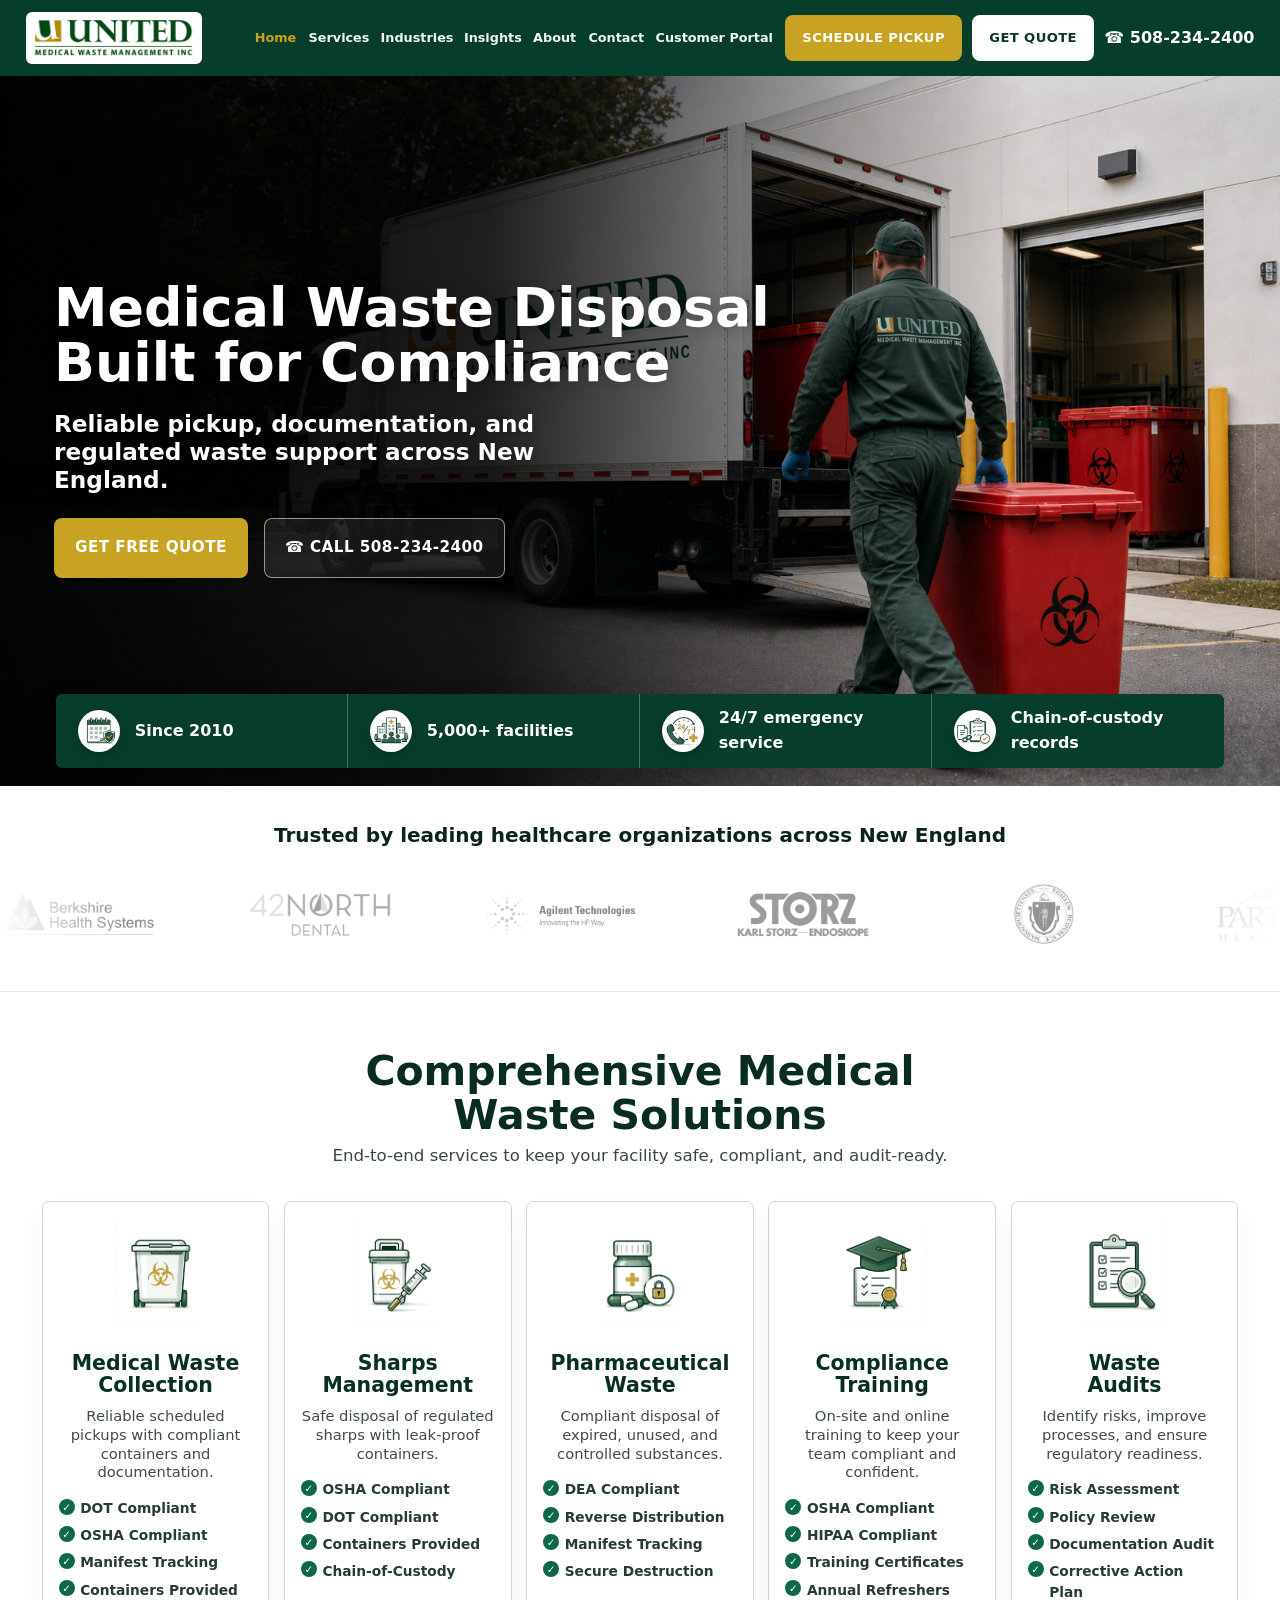
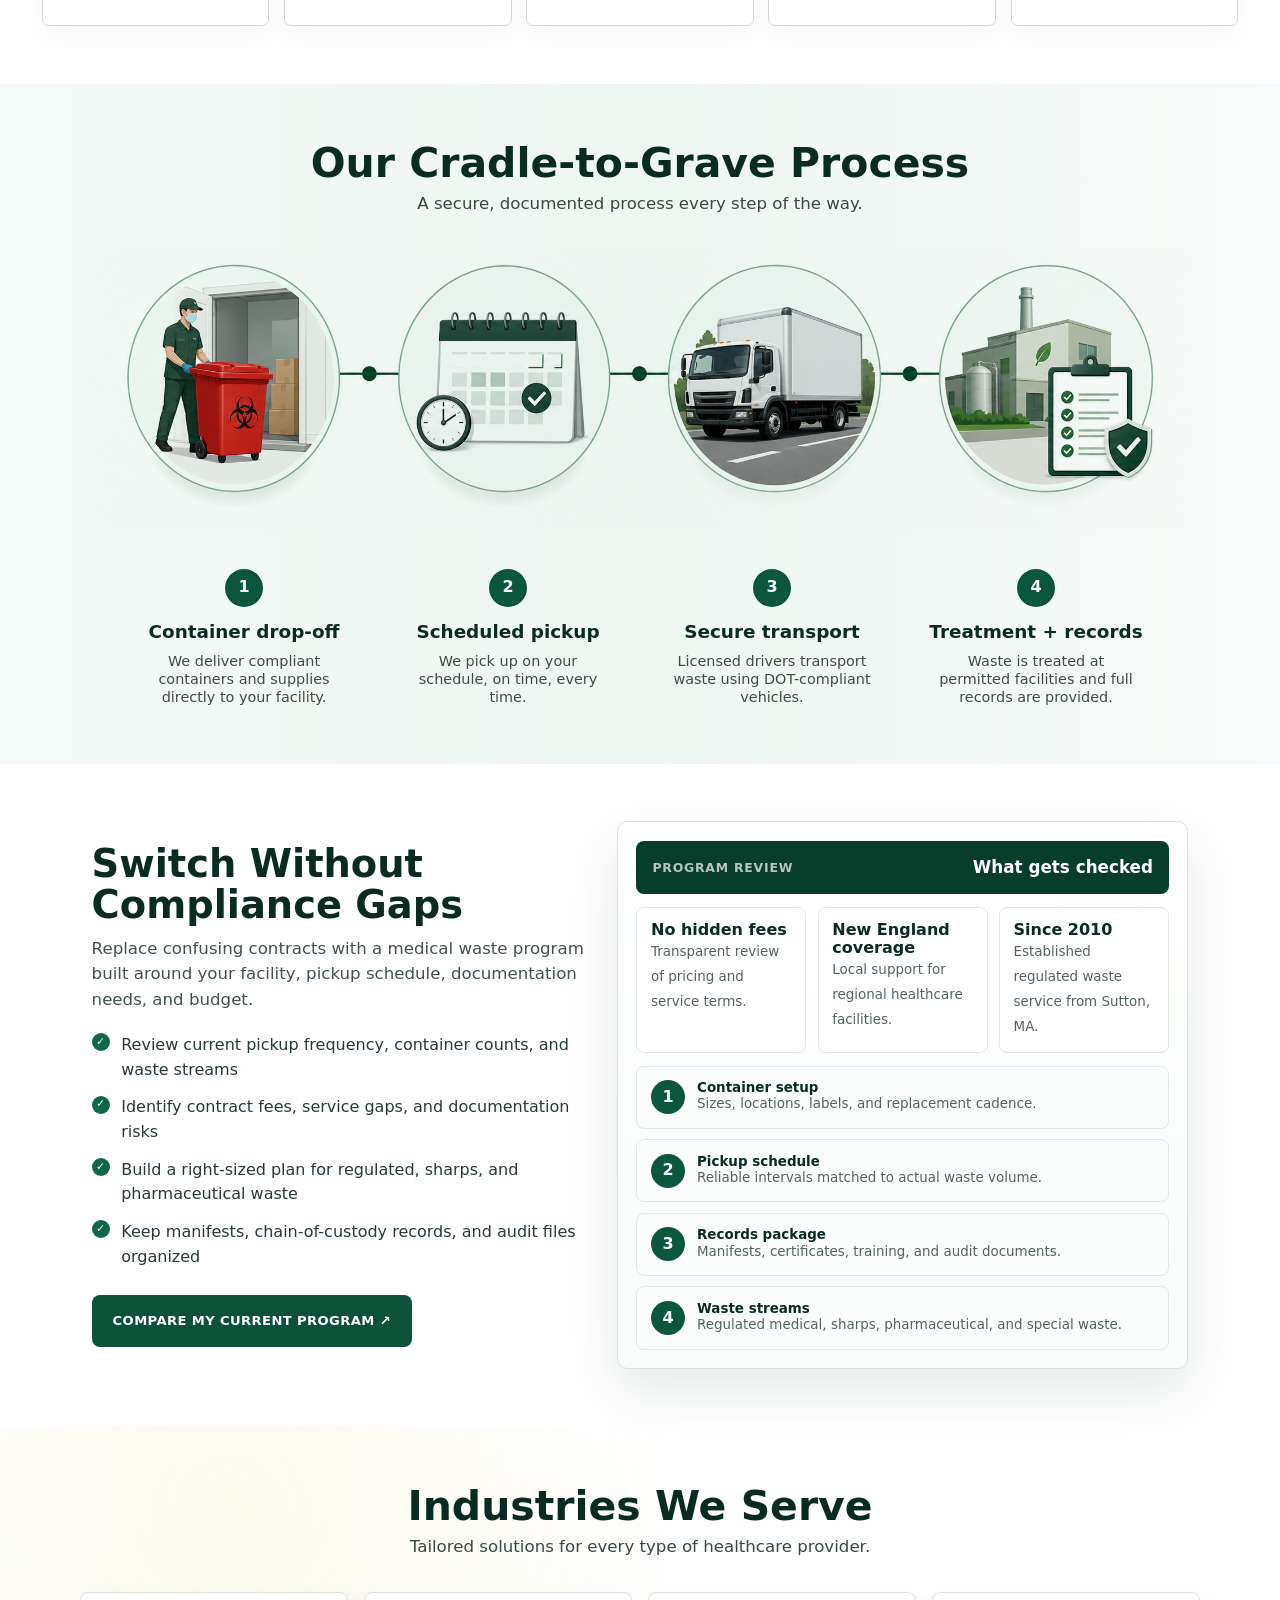
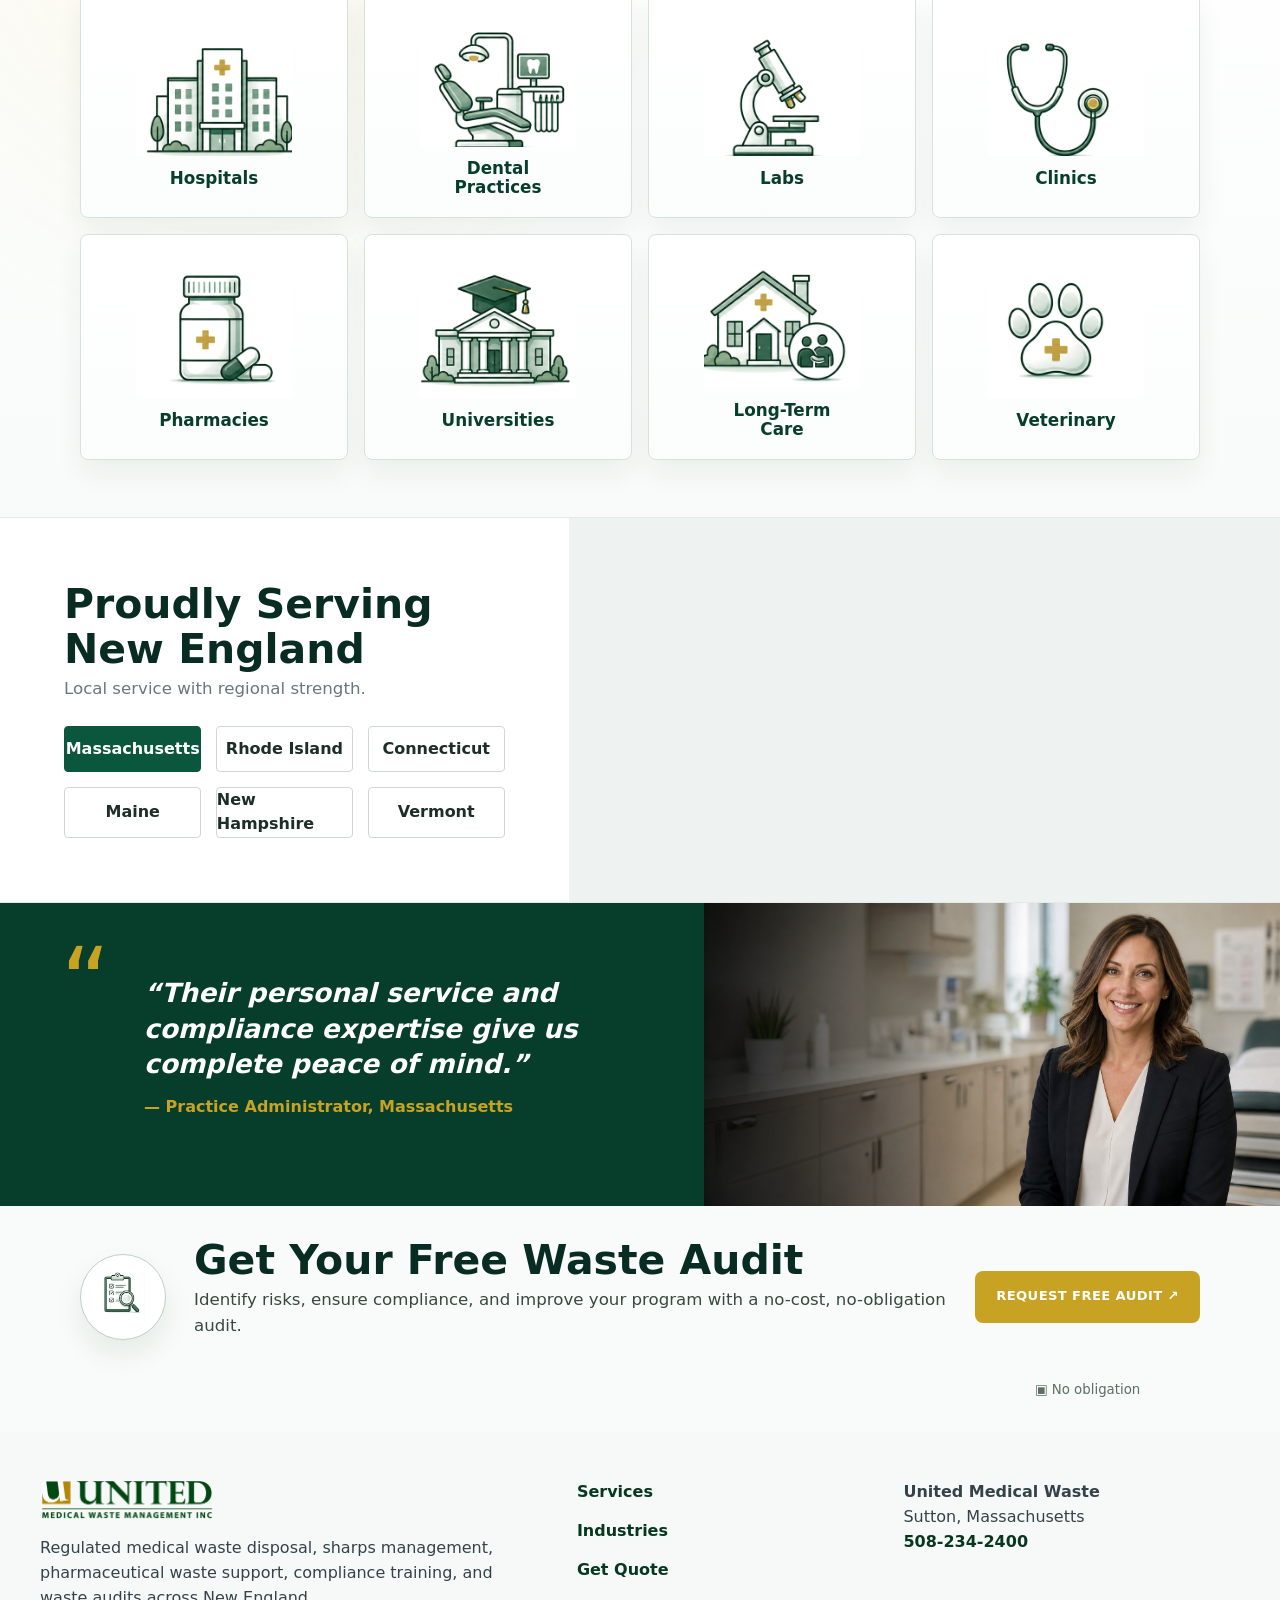
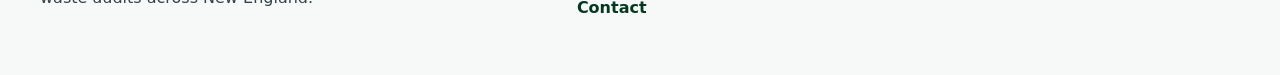
<file: index.html>
<!doctype html>
<html lang="en">
  <head>
    <meta charset="utf-8">
    <meta name="viewport" content="width=device-width, initial-scale=1">
    <title>Medical Waste Disposal Built for Compliance</title>
    <meta name="description" content="Medical waste disposal across New England with reliable pickup, documentation, sharps, pharmaceutical waste, and compliance support.">
    <link rel="icon" href="assets/images/favicon.png">
    <link rel="stylesheet" href="assets/css/styles.css">
  </head>
  <body class="concept-home">
    <a class="skip-link" href="#main">Skip to content</a>
    <header class="site-header concept-header" data-header>
      <a class="concept-brand concept-brand-original" href="./" aria-label="United Medical Waste home">
        <img src="assets/images/united-logo.png" alt="United Medical Waste" width="174" height="40">
      </a>
      <button class="nav-toggle" type="button" aria-expanded="false" aria-controls="site-nav" data-nav-toggle>
        <span></span><span></span><span></span>
        <b aria-hidden="true">Menu</b>
        <span class="sr-only">Open menu</span>
      </button>
      <nav class="site-nav" id="site-nav" data-nav>
        <a href="./" aria-current="page">Home</a>
        <a href="services/">Services</a>
        <a href="industries/">Industries</a>
        <a href="insights/">Insights</a>
        <a href="about/">About</a>
        <a href="contact/">Contact</a>
        <a href="customer-portal/">Customer Portal</a>
      </nav>
      <div class="header-actions">
        <a class="button button-primary" href="contact/">Schedule Pickup</a>
        <a class="button button-light" href="quote/">Get Quote</a>
        <a class="header-phone" href="tel:+15082342400">☎ 508-234-2400</a>
      </div>
    </header>

    <main id="main">
      <section class="concept-hero">
        <img class="concept-hero-image" src="assets/images/hero-united-logo-branded.png" alt="United Medical Waste branded service truck and uniformed worker handling a red regulated waste container at a healthcare loading area" width="1680" height="945">
        <div class="concept-hero-overlay"></div>
        <div class="concept-hero-content reveal">
          <h1><span>Medical Waste Disposal</span><span>Built for Compliance</span></h1>
          <p>Reliable pickup, documentation, and regulated waste support across New England.</p>
          <div class="hero-actions">
            <a class="button button-primary button-large" href="quote/">Get Free Quote</a>
            <a class="button button-ghost button-large" href="tel:+15082342400">☎ Call 508-234-2400</a>
          </div>
        </div>
        <dl class="concept-proof-bar" aria-label="Company proof points">
          <div>
            <img class="proof-icon" src="assets/images/proof/proof-since-2010.png" alt="" width="475" height="584">
            <dt>Since 2010</dt>
          </div>
          <div>
            <img class="proof-icon" src="assets/images/proof/proof-facilities.png" alt="" width="475" height="584">
            <dt>5,000+ facilities</dt>
          </div>
          <div>
            <img class="proof-icon" src="assets/images/proof/proof-emergency-service.png" alt="" width="475" height="584">
            <dt>24/7 emergency service</dt>
          </div>
          <div>
            <img class="proof-icon" src="assets/images/proof/proof-chain-of-custody.png" alt="" width="475" height="584">
            <dt>Chain-of-custody records</dt>
          </div>
        </dl>
      </section>

      <section class="concept-logos">
        <p>Trusted by leading healthcare organizations across New England</p>
        <div class="logo-marquee" aria-label="Healthcare organization logos">
          <div class="logo-track">
            <img src="assets/images/logos/logo-berkshire.png" alt="Berkshire Health Systems" width="180" height="80">
            <img src="assets/images/logos/logo-42-north-dental.png" alt="42 North Dental" width="180" height="80">
            <img src="assets/images/logos/logo-agilent.png" alt="Agilent Technologies" width="180" height="80">
            <img src="assets/images/logos/logo-storz.png" alt="Karl Storz Endoskope" width="180" height="80">
            <img src="assets/images/logos/logo-massachusetts.png" alt="State of Massachusetts" width="180" height="80">
            <img src="assets/images/logos/logo-partners.png" alt="Partners HealthCare" width="180" height="80">
            <img src="assets/images/logos/logo-northeastern.png" alt="Northeastern University" width="180" height="80">
            <img src="assets/images/logos/logo-kindred.png" alt="Kindred Healthcare" width="180" height="80">
            <img src="assets/images/logos/logo-elliot-health.png" alt="Elliot Health System" width="180" height="80">
            <img src="assets/images/logos/logo-crma.png" alt="CRMA" width="180" height="80">
            <img src="assets/images/logos/logo-brown.png" alt="Brown University" width="180" height="80">
            <img src="assets/images/logos/logo-boston-college.png" alt="Boston College" width="180" height="80">
            <img src="assets/images/logos/logo-beth-israel.png" alt="Beth Israel Deaconess Medical Center" width="180" height="80">
            <img src="assets/images/logos/logo-berkshire.png" alt="" width="180" height="80" aria-hidden="true">
            <img src="assets/images/logos/logo-42-north-dental.png" alt="" width="180" height="80" aria-hidden="true">
            <img src="assets/images/logos/logo-agilent.png" alt="" width="180" height="80" aria-hidden="true">
            <img src="assets/images/logos/logo-storz.png" alt="" width="180" height="80" aria-hidden="true">
            <img src="assets/images/logos/logo-massachusetts.png" alt="" width="180" height="80" aria-hidden="true">
            <img src="assets/images/logos/logo-partners.png" alt="" width="180" height="80" aria-hidden="true">
            <img src="assets/images/logos/logo-northeastern.png" alt="" width="180" height="80" aria-hidden="true">
            <img src="assets/images/logos/logo-kindred.png" alt="" width="180" height="80" aria-hidden="true">
            <img src="assets/images/logos/logo-elliot-health.png" alt="" width="180" height="80" aria-hidden="true">
            <img src="assets/images/logos/logo-crma.png" alt="" width="180" height="80" aria-hidden="true">
            <img src="assets/images/logos/logo-brown.png" alt="" width="180" height="80" aria-hidden="true">
            <img src="assets/images/logos/logo-boston-college.png" alt="" width="180" height="80" aria-hidden="true">
            <img src="assets/images/logos/logo-beth-israel.png" alt="" width="180" height="80" aria-hidden="true">
          </div>
        </div>
      </section>

      <section class="concept-services section-compact">
        <div class="concept-heading">
          <h2>Comprehensive Medical<br>Waste Solutions</h2>
          <p>End-to-end services to keep your facility safe, compliant, and audit-ready.</p>
        </div>
        <div class="concept-card-grid">
          <article class="concept-card">
            <img class="service-graphic" src="assets/images/services/service-medical-waste-collection.png" alt="" width="366" height="483">
            <h3>Medical Waste<br>Collection</h3>
            <p>Reliable scheduled pickups with compliant containers and documentation.</p>
            <ul><li>DOT Compliant</li><li>OSHA Compliant</li><li>Manifest Tracking</li><li>Containers Provided</li></ul>
          </article>
          <article class="concept-card">
            <img class="service-graphic" src="assets/images/services/service-sharps-management.png" alt="" width="366" height="483">
            <h3>Sharps<br>Management</h3>
            <p>Safe disposal of regulated sharps with leak-proof containers.</p>
            <ul><li>OSHA Compliant</li><li>DOT Compliant</li><li>Containers Provided</li><li>Chain-of-Custody</li></ul>
          </article>
          <article class="concept-card">
            <img class="service-graphic" src="assets/images/services/service-pharmaceutical-waste.png" alt="" width="366" height="483">
            <h3>Pharmaceutical<br>Waste</h3>
            <p>Compliant disposal of expired, unused, and controlled substances.</p>
            <ul><li>DEA Compliant</li><li>Reverse Distribution</li><li>Manifest Tracking</li><li>Secure Destruction</li></ul>
          </article>
          <article class="concept-card">
            <img class="service-graphic" src="assets/images/services/service-compliance-training.png" alt="" width="366" height="483">
            <h3>Compliance<br>Training</h3>
            <p>On-site and online training to keep your team compliant and confident.</p>
            <ul><li>OSHA Compliant</li><li>HIPAA Compliant</li><li>Training Certificates</li><li>Annual Refreshers</li></ul>
          </article>
          <article class="concept-card">
            <img class="service-graphic" src="assets/images/services/service-waste-audits.png" alt="" width="366" height="483">
            <h3>Waste<br>Audits</h3>
            <p>Identify risks, improve processes, and ensure regulatory readiness.</p>
            <ul><li>Risk Assessment</li><li>Policy Review</li><li>Documentation Audit</li><li>Corrective Action Plan</li></ul>
          </article>
        </div>
      </section>

      <section class="concept-process section-compact">
        <div class="concept-heading">
          <h2>Our Cradle-to-Grave Process</h2>
          <p>A secure, documented process every step of the way.</p>
        </div>
        <div class="ai-process-graphic">
          <img src="assets/images/cradle-to-grave-process.png" alt="Illustrated cradle-to-grave medical waste process showing container drop-off, scheduled pickup, secure transport, and treatment records" width="2048" height="819">
        </div>
        <ol class="concept-process-line">
          <li><span class="step-number">1</span><strong>Container drop-off</strong><p>We deliver compliant containers and supplies directly to your facility.</p></li>
          <li><span class="step-number">2</span><strong>Scheduled pickup</strong><p>We pick up on your schedule, on time, every time.</p></li>
          <li><span class="step-number">3</span><strong>Secure transport</strong><p>Licensed drivers transport waste using DOT-compliant vehicles.</p></li>
          <li><span class="step-number">4</span><strong>Treatment + records</strong><p>Waste is treated at permitted facilities and full records are provided.</p></li>
        </ol>
      </section>

      <section class="concept-switch section-compact">
        <div class="switch-copy">
          <h2>Switch Without Compliance Gaps</h2>
          <p>Replace confusing contracts with a medical waste program built around your facility, pickup schedule, documentation needs, and budget.</p>
          <ul>
            <li>Review current pickup frequency, container counts, and waste streams</li>
            <li>Identify contract fees, service gaps, and documentation risks</li>
            <li>Build a right-sized plan for regulated, sharps, and pharmaceutical waste</li>
            <li>Keep manifests, chain-of-custody records, and audit files organized</li>
          </ul>
          <a class="button button-dark button-large" href="quote/">Compare My Current Program ↗</a>
        </div>
        <div class="switch-panel" aria-label="Waste program review highlights">
          <div class="switch-panel-header">
            <span>Program Review</span>
            <strong>What gets checked</strong>
          </div>
          <div class="switch-metrics">
            <div><strong>No hidden fees</strong><span>Transparent review of pricing and service terms.</span></div>
            <div><strong>New England coverage</strong><span>Local support for regional healthcare facilities.</span></div>
            <div><strong>Since 2010</strong><span>Established regulated waste service from Sutton, MA.</span></div>
          </div>
          <ol class="switch-checklist">
            <li><span>1</span><p><strong>Container setup</strong>Sizes, locations, labels, and replacement cadence.</p></li>
            <li><span>2</span><p><strong>Pickup schedule</strong>Reliable intervals matched to actual waste volume.</p></li>
            <li><span>3</span><p><strong>Records package</strong>Manifests, certificates, training, and audit documents.</p></li>
            <li><span>4</span><p><strong>Waste streams</strong>Regulated medical, sharps, pharmaceutical, and special waste.</p></li>
          </ol>
        </div>
      </section>

      <section class="concept-industries section-compact">
        <div class="concept-heading">
          <h2>Industries We Serve</h2>
          <p>Tailored solutions for every type of healthcare provider.</p>
        </div>
        <div class="industry-grid concept-industry-tiles">
          <span>
            <img class="industry-graphic" src="assets/images/industries/industry-hospitals.png" alt="" width="428" height="440">
            Hospitals
          </span>
          <span>
            <img class="industry-graphic" src="assets/images/industries/industry-dental-practices.png" alt="" width="428" height="440">
            Dental<br>Practices
          </span>
          <span>
            <img class="industry-graphic" src="assets/images/industries/industry-labs.png" alt="" width="428" height="440">
            Labs
          </span>
          <span>
            <img class="industry-graphic" src="assets/images/industries/industry-clinics.png" alt="" width="428" height="440">
            Clinics
          </span>
          <span>
            <img class="industry-graphic" src="assets/images/industries/industry-pharmacies.png" alt="" width="428" height="440">
            Pharmacies
          </span>
          <span>
            <img class="industry-graphic" src="assets/images/industries/industry-universities.png" alt="" width="428" height="440">
            Universities
          </span>
          <span>
            <img class="industry-graphic" src="assets/images/industries/industry-long-term-care.png" alt="" width="428" height="440">
            Long-Term<br>Care
          </span>
          <span>
            <img class="industry-graphic" src="assets/images/industries/industry-veterinary.png" alt="" width="428" height="440">
            Veterinary
          </span>
        </div>
      </section>

      <section class="concept-coverage">
        <div class="coverage-copy">
          <h2>Proudly Serving New England</h2>
          <p>Local service with regional strength.</p>
          <div class="state-tabs">
            <span class="active">Massachusetts</span><span>Rhode Island</span><span>Connecticut</span><span>Maine</span><span>New Hampshire</span><span>Vermont</span>
          </div>
        </div>
        <div class="new-england-map" aria-label="Google map of United Medical Waste service area across New England">
          <iframe
            title="Google map of New England service area"
            src="https://www.google.com/maps?q=New%20England%2C%20United%20States&z=6&output=embed"
            loading="lazy"
            referrerpolicy="no-referrer-when-downgrade"
            allowfullscreen></iframe>
        </div>
      </section>

      <section class="concept-testimonial">
        <div class="quote-panel">
          <span>“</span>
          <blockquote>“Their personal service and compliance expertise give us complete peace of mind.”</blockquote>
          <cite>— Practice Administrator, Massachusetts</cite>
        </div>
        <img src="assets/images/testimonial-admin.png" alt="Smiling healthcare practice administrator in a clean clinic office" width="1680" height="945">
      </section>

      <section class="concept-final">
        <div class="final-icon">
          <img class="final-audit-icon" src="assets/images/services/service-waste-audits.png" alt="" width="366" height="483">
        </div>
        <div>
          <h2>Get Your Free Waste Audit</h2>
          <p>Identify risks, ensure compliance, and improve your program with a no-cost, no-obligation audit.</p>
        </div>
        <a class="button button-primary button-large" href="quote/">Request Free Audit ↗</a>
        <small>▣ No obligation</small>
      </section>
    </main>

    <footer class="site-footer">
      <div>
        <img src="assets/images/united-logo.png" alt="United Medical Waste" width="174" height="40">
        <p>Regulated medical waste disposal, sharps management, pharmaceutical waste support, compliance training, and waste audits across New England.</p>
      </div>
      <nav aria-label="Footer">
        <a href="services/">Services</a>
        <a href="industries/">Industries</a>
        <a href="quote/">Get Quote</a>
        <a href="contact/">Contact</a>
      </nav>
      <address>
        <strong>United Medical Waste</strong><br>
        Sutton, Massachusetts<br>
        <a href="tel:+15082342400">508-234-2400</a>
      </address>
    </footer>
    <script src="assets/js/main.js"></script>
  </body>
</html>
</file>
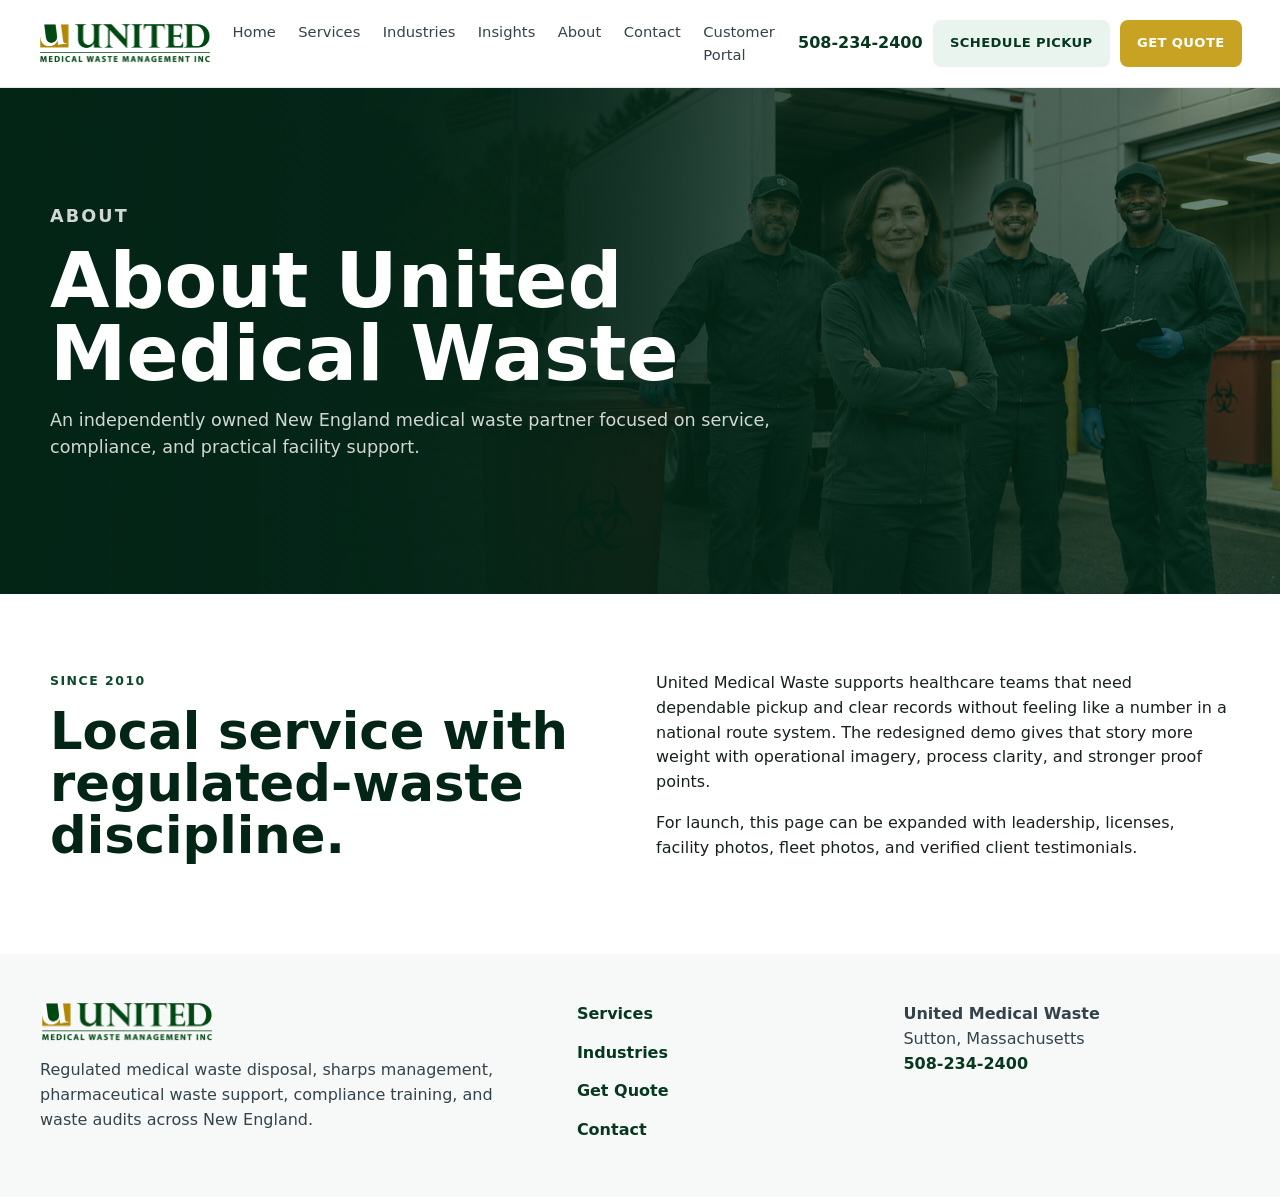
<file: about/index.html>
<!doctype html>
<html lang="en">
  <head>
    <meta charset="utf-8">
    <meta name="viewport" content="width=device-width, initial-scale=1">
    <title>About United Medical Waste</title>
    <meta name="description" content="About United Medical Waste, an independently owned New England regulated waste service provider supporting healthcare facilities since 2010.">
    <link rel="icon" href="../assets/images/favicon.png">
    <link rel="stylesheet" href="../assets/css/styles.css">
  </head>
  <body>
    <header class="site-header" data-header>
      <a class="brand" href="../"><img src="../assets/images/united-logo.png" alt="United Medical Waste" width="174" height="40"></a>
      <button class="nav-toggle" type="button" aria-expanded="false" aria-controls="site-nav" data-nav-toggle><span></span><span></span><span></span><span class="sr-only">Open menu</span></button>
      <nav class="site-nav" id="site-nav" data-nav><a href="../">Home</a><a href="../services/">Services</a><a href="../industries/">Industries</a><a href="../insights/">Insights</a><a href="../about/">About</a><a href="../contact/">Contact</a><a href="../customer-portal/">Customer Portal</a></nav>
      <div class="header-actions"><a class="phone" href="tel:+15082342400">508-234-2400</a><a class="button button-secondary" href="../contact/">Schedule Pickup</a><a class="button button-primary" href="../quote/">Get Quote</a></div>
    </header>
    <main>
      <section class="page-hero">
        <img class="page-hero-image" src="../assets/images/page-heroes/hero-about.png" alt="Medical waste operations team beside a clean service truck and compliant containers" width="1680" height="945">
        <div class="page-hero-inner reveal"><p class="eyebrow">About</p><h1>About United Medical Waste</h1><p>An independently owned New England medical waste partner focused on service, compliance, and practical facility support.</p></div>
      </section>
      <section class="content-band two-column"><div><p class="eyebrow dark">Since 2010</p><h2>Local service with regulated-waste discipline.</h2></div><div><p>United Medical Waste supports healthcare teams that need dependable pickup and clear records without feeling like a number in a national route system. The redesigned demo gives that story more weight with operational imagery, process clarity, and stronger proof points.</p><p>For launch, this page can be expanded with leadership, licenses, facility photos, fleet photos, and verified client testimonials.</p></div></section>
    </main>
    <footer class="site-footer">
      <div><img src="../assets/images/united-logo.png" alt="United Medical Waste" width="174" height="40"><p>Regulated medical waste disposal, sharps management, pharmaceutical waste support, compliance training, and waste audits across New England.</p></div>
      <nav aria-label="Footer"><a href="../services/">Services</a><a href="../industries/">Industries</a><a href="../quote/">Get Quote</a><a href="../contact/">Contact</a></nav>
      <address><strong>United Medical Waste</strong><br>Sutton, Massachusetts<br><a href="tel:+15082342400">508-234-2400</a></address>
    </footer>
    <script src="../assets/js/main.js"></script>
  </body>
</html>
</file>
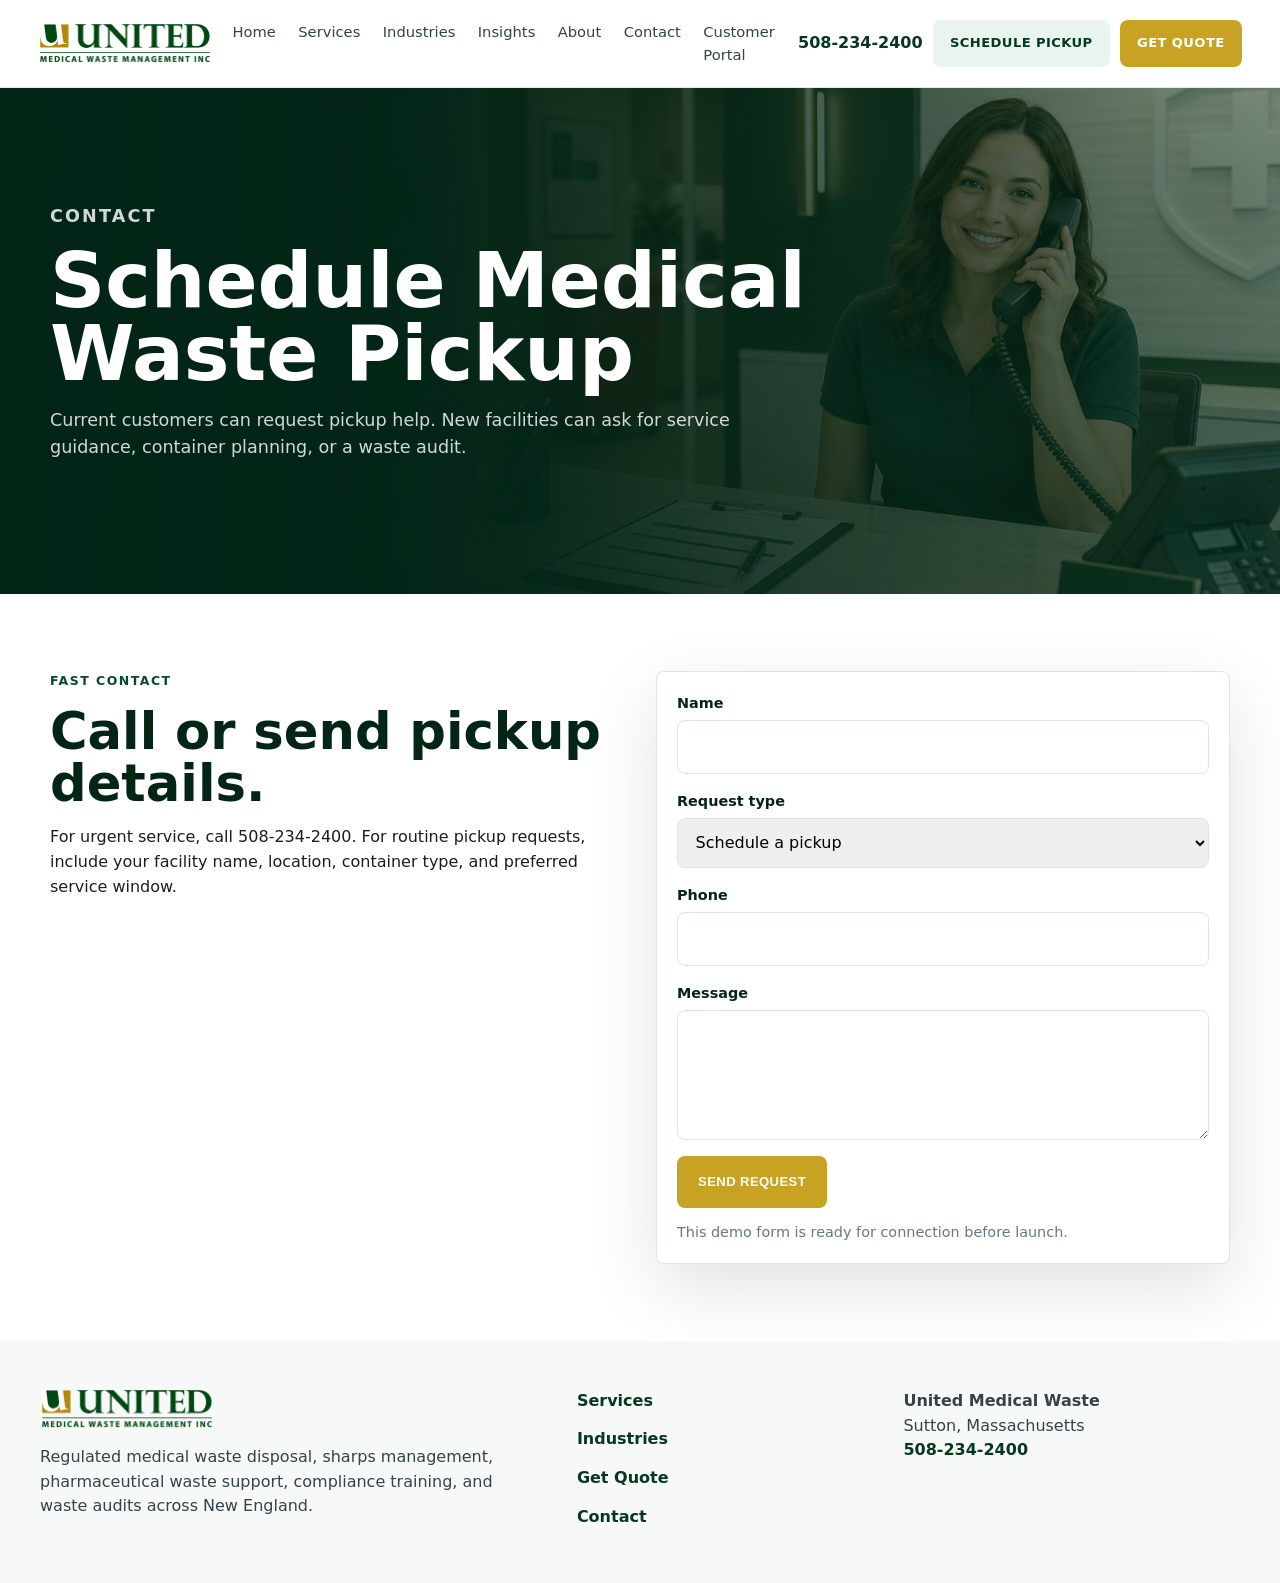
<file: contact/index.html>
<!doctype html>
<html lang="en">
  <head>
    <meta charset="utf-8">
    <meta name="viewport" content="width=device-width, initial-scale=1">
    <title>Schedule Medical Waste Pickup</title>
    <meta name="description" content="Schedule medical waste pickup or contact United Medical Waste for regulated waste service across New England.">
    <link rel="icon" href="../assets/images/favicon.png">
    <link rel="stylesheet" href="../assets/css/styles.css">
  </head>
  <body>
    <header class="site-header" data-header>
      <a class="brand" href="../"><img src="../assets/images/united-logo.png" alt="United Medical Waste" width="174" height="40"></a>
      <button class="nav-toggle" type="button" aria-expanded="false" aria-controls="site-nav" data-nav-toggle><span></span><span></span><span></span><span class="sr-only">Open menu</span></button>
      <nav class="site-nav" id="site-nav" data-nav><a href="../">Home</a><a href="../services/">Services</a><a href="../industries/">Industries</a><a href="../insights/">Insights</a><a href="../about/">About</a><a href="../contact/">Contact</a><a href="../customer-portal/">Customer Portal</a></nav>
      <div class="header-actions"><a class="phone" href="tel:+15082342400">508-234-2400</a><a class="button button-secondary" href="../contact/">Schedule Pickup</a><a class="button button-primary" href="../quote/">Get Quote</a></div>
    </header>
    <main>
      <section class="page-hero">
        <img class="page-hero-image" src="../assets/images/page-heroes/hero-contact.png" alt="Healthcare reception desk prepared for a medical waste pickup request" width="1680" height="945">
        <div class="page-hero-inner reveal"><p class="eyebrow">Contact</p><h1>Schedule Medical Waste Pickup</h1><p>Current customers can request pickup help. New facilities can ask for service guidance, container planning, or a waste audit.</p></div>
      </section>
      <section class="content-band two-column">
        <div>
          <p class="eyebrow dark">Fast contact</p>
          <h2>Call or send pickup details.</h2>
          <p>For urgent service, call <a href="tel:+15082342400">508-234-2400</a>. For routine pickup requests, include your facility name, location, container type, and preferred service window.</p>
        </div>
        <form class="form-panel" data-demo-form>
          <div class="field"><label for="contact-name">Name</label><input id="contact-name" name="contact-name" autocomplete="name" required></div>
          <div class="field"><label for="request-type">Request type</label><select id="request-type" name="request-type"><option>Schedule a pickup</option><option>Question about current service</option><option>Request a quote</option><option>Compliance training</option></select></div>
          <div class="field"><label for="contact-phone">Phone</label><input id="contact-phone" name="contact-phone" type="tel" autocomplete="tel" required></div>
          <div class="field"><label for="message">Message</label><textarea id="message" name="message"></textarea></div>
          <button class="button button-primary button-large" type="submit">Send Request</button>
          <p class="form-note" data-form-note>This demo form is ready for connection before launch.</p>
        </form>
      </section>
    </main>
    <footer class="site-footer">
      <div><img src="../assets/images/united-logo.png" alt="United Medical Waste" width="174" height="40"><p>Regulated medical waste disposal, sharps management, pharmaceutical waste support, compliance training, and waste audits across New England.</p></div>
      <nav aria-label="Footer"><a href="../services/">Services</a><a href="../industries/">Industries</a><a href="../quote/">Get Quote</a><a href="../contact/">Contact</a></nav>
      <address><strong>United Medical Waste</strong><br>Sutton, Massachusetts<br><a href="tel:+15082342400">508-234-2400</a></address>
    </footer>
    <script src="../assets/js/main.js"></script>
  </body>
</html>
</file>
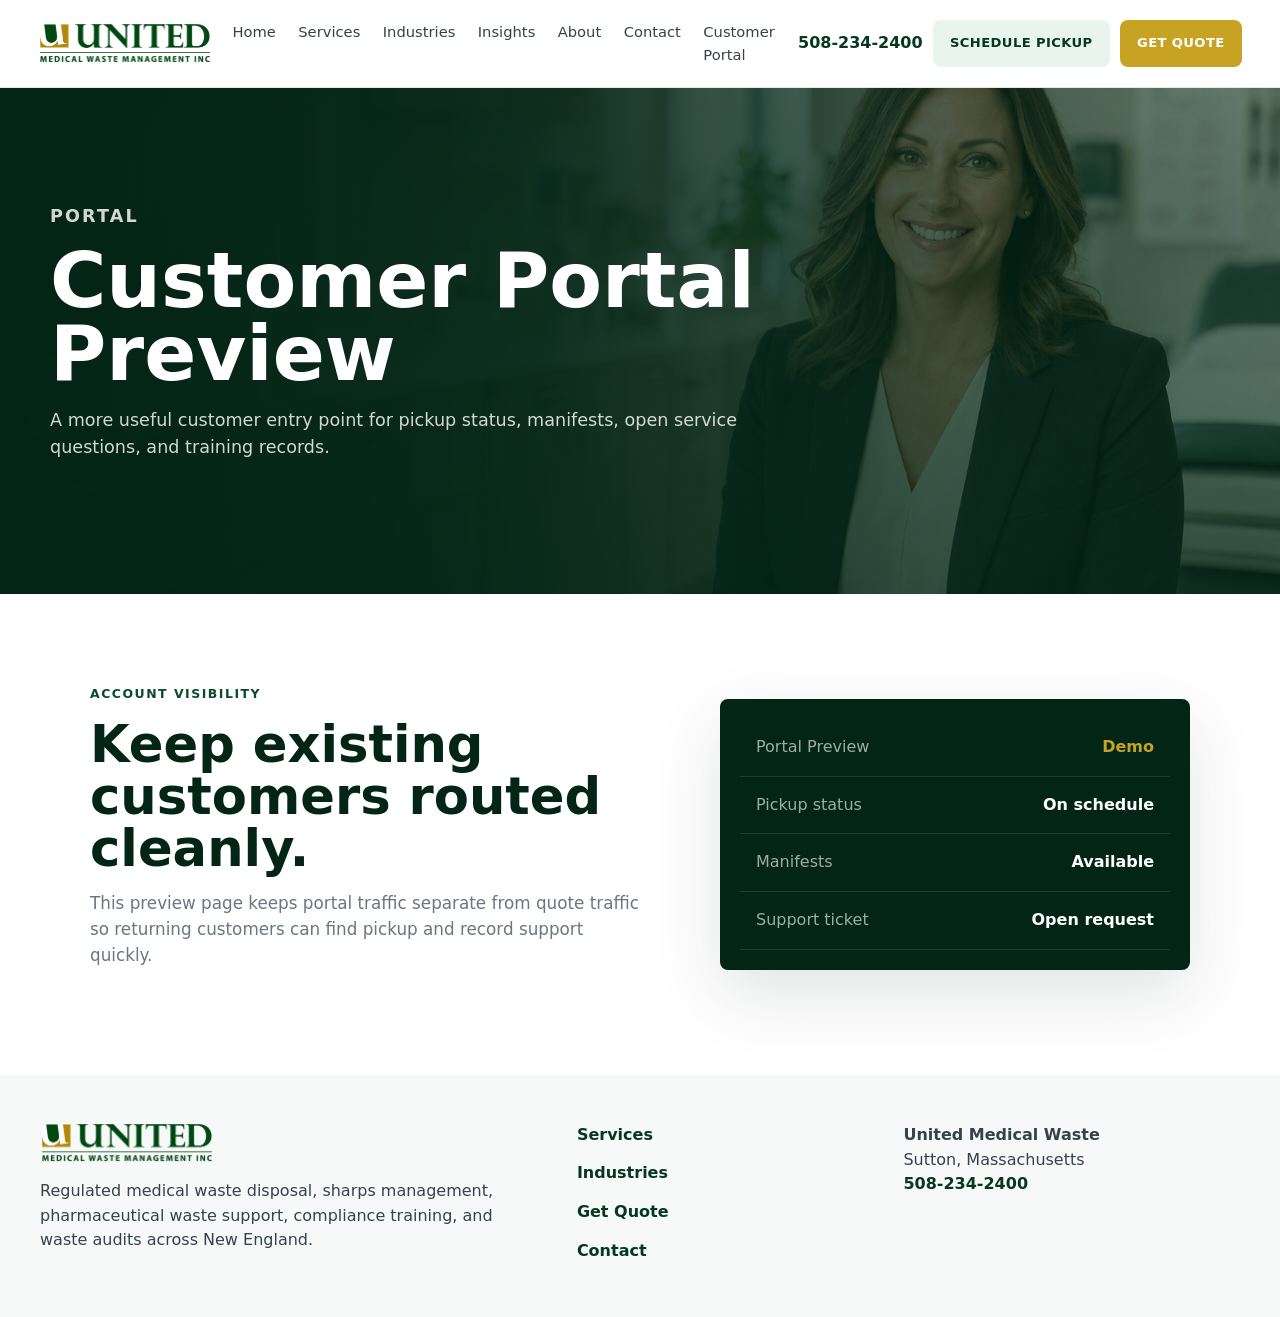
<file: customer-portal/index.html>
<!doctype html>
<html lang="en">
  <head>
    <meta charset="utf-8">
    <meta name="viewport" content="width=device-width, initial-scale=1">
    <title>Customer Portal Preview</title>
    <meta name="description" content="Customer portal preview for medical waste pickup status, manifests, training records, and account support.">
    <link rel="icon" href="../assets/images/favicon.png">
    <link rel="stylesheet" href="../assets/css/styles.css">
  </head>
  <body>
    <header class="site-header" data-header>
      <a class="brand" href="../"><img src="../assets/images/united-logo.png" alt="United Medical Waste" width="174" height="40"></a>
      <button class="nav-toggle" type="button" aria-expanded="false" aria-controls="site-nav" data-nav-toggle><span></span><span></span><span></span><span class="sr-only">Open menu</span></button>
      <nav class="site-nav" id="site-nav" data-nav><a href="../">Home</a><a href="../services/">Services</a><a href="../industries/">Industries</a><a href="../insights/">Insights</a><a href="../about/">About</a><a href="../contact/">Contact</a><a href="../customer-portal/">Customer Portal</a></nav>
      <div class="header-actions"><a class="phone" href="tel:+15082342400">508-234-2400</a><a class="button button-secondary" href="../contact/">Schedule Pickup</a><a class="button button-primary" href="../quote/">Get Quote</a></div>
    </header>
    <main>
      <section class="page-hero">
        <img class="page-hero-image" src="../assets/images/page-heroes/hero-customer-portal.png" alt="Healthcare administrator reviewing regulated waste service documentation" width="1680" height="945">
        <div class="page-hero-inner reveal"><p class="eyebrow">Portal</p><h1>Customer Portal Preview</h1><p>A more useful customer entry point for pickup status, manifests, open service questions, and training records.</p></div>
      </section>
      <section class="documentation section-pad"><div class="doc-copy"><p class="eyebrow dark">Account visibility</p><h2>Keep existing customers routed cleanly.</h2><p>This preview page keeps portal traffic separate from quote traffic so returning customers can find pickup and record support quickly.</p></div><div class="records-panel"><div class="records-head"><span>Portal Preview</span><strong>Demo</strong></div><div class="record-row"><span>Pickup status</span><strong>On schedule</strong></div><div class="record-row"><span>Manifests</span><strong>Available</strong></div><div class="record-row"><span>Support ticket</span><strong>Open request</strong></div></div></section>
    </main>
    <footer class="site-footer">
      <div><img src="../assets/images/united-logo.png" alt="United Medical Waste" width="174" height="40"><p>Regulated medical waste disposal, sharps management, pharmaceutical waste support, compliance training, and waste audits across New England.</p></div>
      <nav aria-label="Footer"><a href="../services/">Services</a><a href="../industries/">Industries</a><a href="../quote/">Get Quote</a><a href="../contact/">Contact</a></nav>
      <address><strong>United Medical Waste</strong><br>Sutton, Massachusetts<br><a href="tel:+15082342400">508-234-2400</a></address>
    </footer>
    <script src="../assets/js/main.js"></script>
  </body>
</html>
</file>
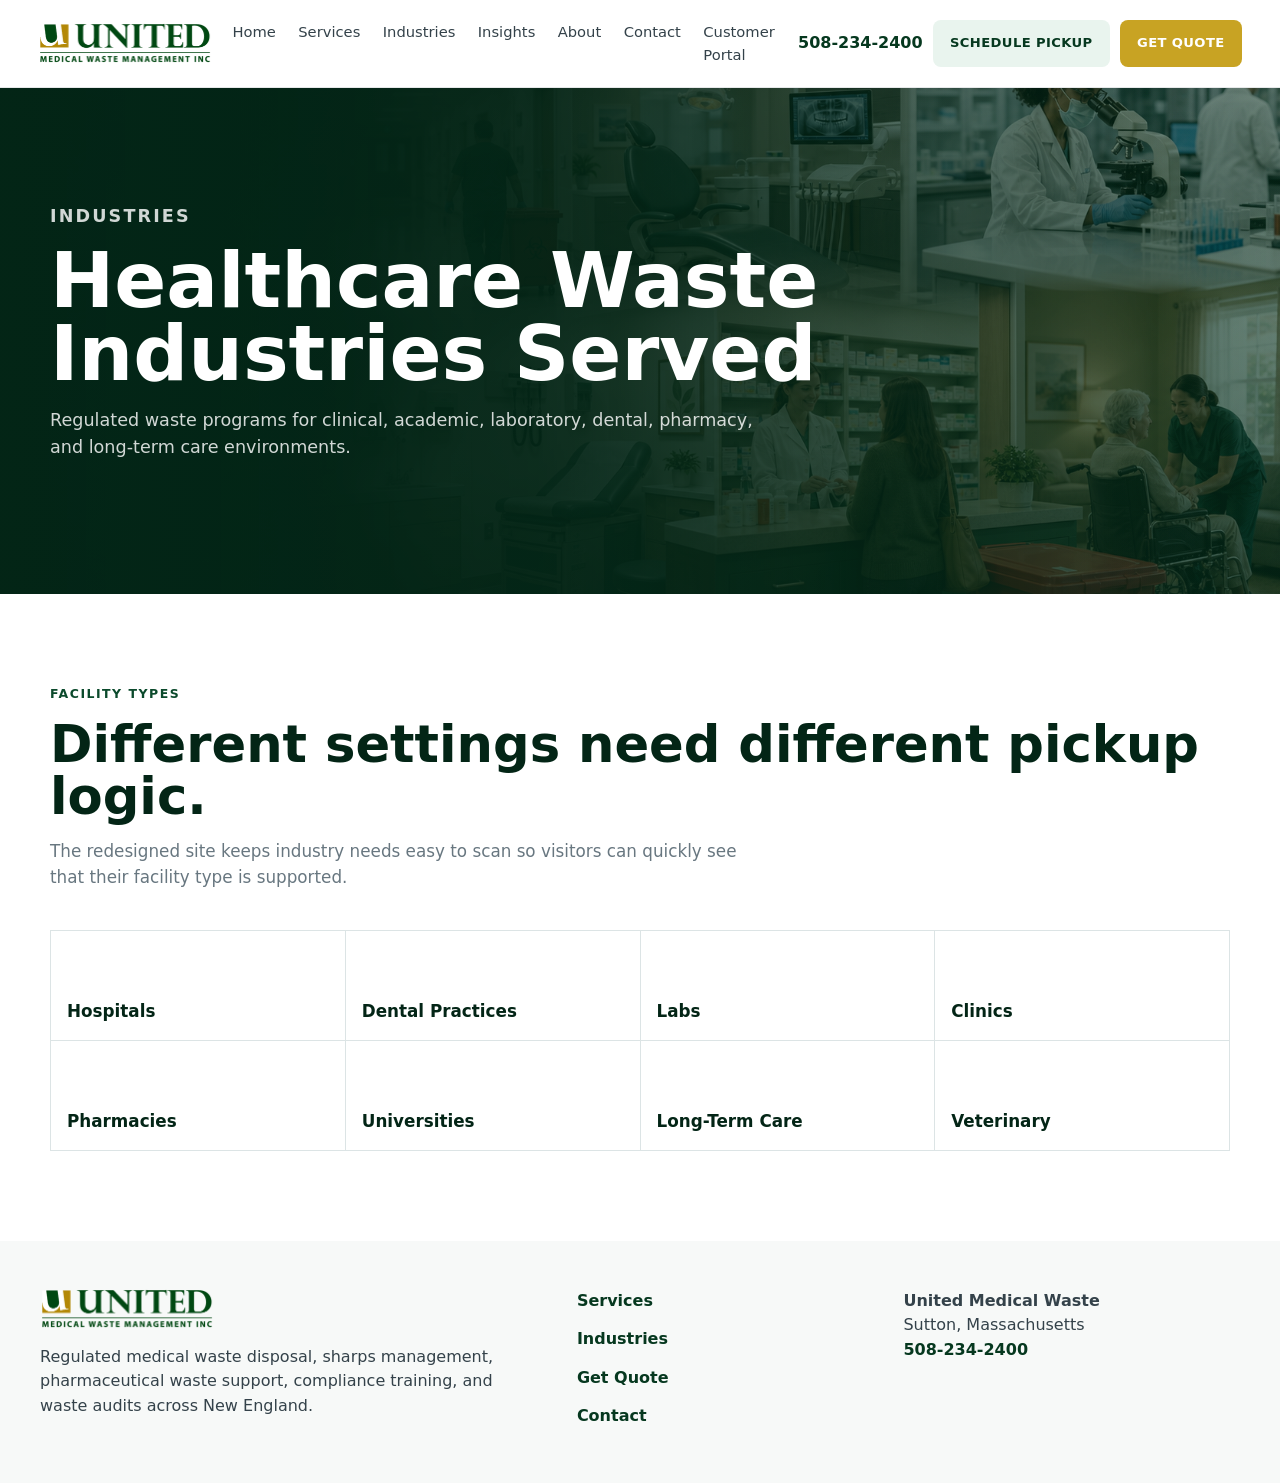
<file: industries/index.html>
<!doctype html>
<html lang="en">
  <head>
    <meta charset="utf-8">
    <meta name="viewport" content="width=device-width, initial-scale=1">
    <title>Healthcare Waste Industries Served</title>
    <meta name="description" content="Healthcare waste service for hospitals, dental practices, labs, clinics, pharmacies, universities, long-term care, and veterinary facilities.">
    <link rel="icon" href="../assets/images/favicon.png">
    <link rel="stylesheet" href="../assets/css/styles.css">
  </head>
  <body>
    <header class="site-header" data-header>
      <a class="brand" href="../"><img src="../assets/images/united-logo.png" alt="United Medical Waste" width="174" height="40"></a>
      <button class="nav-toggle" type="button" aria-expanded="false" aria-controls="site-nav" data-nav-toggle><span></span><span></span><span></span><span class="sr-only">Open menu</span></button>
      <nav class="site-nav" id="site-nav" data-nav><a href="../">Home</a><a href="../services/">Services</a><a href="../industries/">Industries</a><a href="../insights/">Insights</a><a href="../about/">About</a><a href="../contact/">Contact</a><a href="../customer-portal/">Customer Portal</a></nav>
      <div class="header-actions"><a class="phone" href="tel:+15082342400">508-234-2400</a><a class="button button-secondary" href="../contact/">Schedule Pickup</a><a class="button button-primary" href="../quote/">Get Quote</a></div>
    </header>
    <main>
      <section class="page-hero">
        <img class="page-hero-image" src="../assets/images/page-heroes/hero-industries.png" alt="Healthcare environments served by medical waste disposal programs" width="1680" height="945">
        <div class="page-hero-inner reveal"><p class="eyebrow">Industries</p><h1>Healthcare Waste Industries Served</h1><p>Regulated waste programs for clinical, academic, laboratory, dental, pharmacy, and long-term care environments.</p></div>
      </section>
      <section class="industries section-pad"><div class="section-heading"><p class="eyebrow dark">Facility types</p><h2>Different settings need different pickup logic.</h2><p>The redesigned site keeps industry needs easy to scan so visitors can quickly see that their facility type is supported.</p></div><div class="tile-grid"><span>Hospitals</span><span>Dental Practices</span><span>Labs</span><span>Clinics</span><span>Pharmacies</span><span>Universities</span><span>Long-Term Care</span><span>Veterinary</span></div></section>
    </main>
    <footer class="site-footer">
      <div><img src="../assets/images/united-logo.png" alt="United Medical Waste" width="174" height="40"><p>Regulated medical waste disposal, sharps management, pharmaceutical waste support, compliance training, and waste audits across New England.</p></div>
      <nav aria-label="Footer"><a href="../services/">Services</a><a href="../industries/">Industries</a><a href="../quote/">Get Quote</a><a href="../contact/">Contact</a></nav>
      <address><strong>United Medical Waste</strong><br>Sutton, Massachusetts<br><a href="tel:+15082342400">508-234-2400</a></address>
    </footer>
    <script src="../assets/js/main.js"></script>
  </body>
</html>
</file>
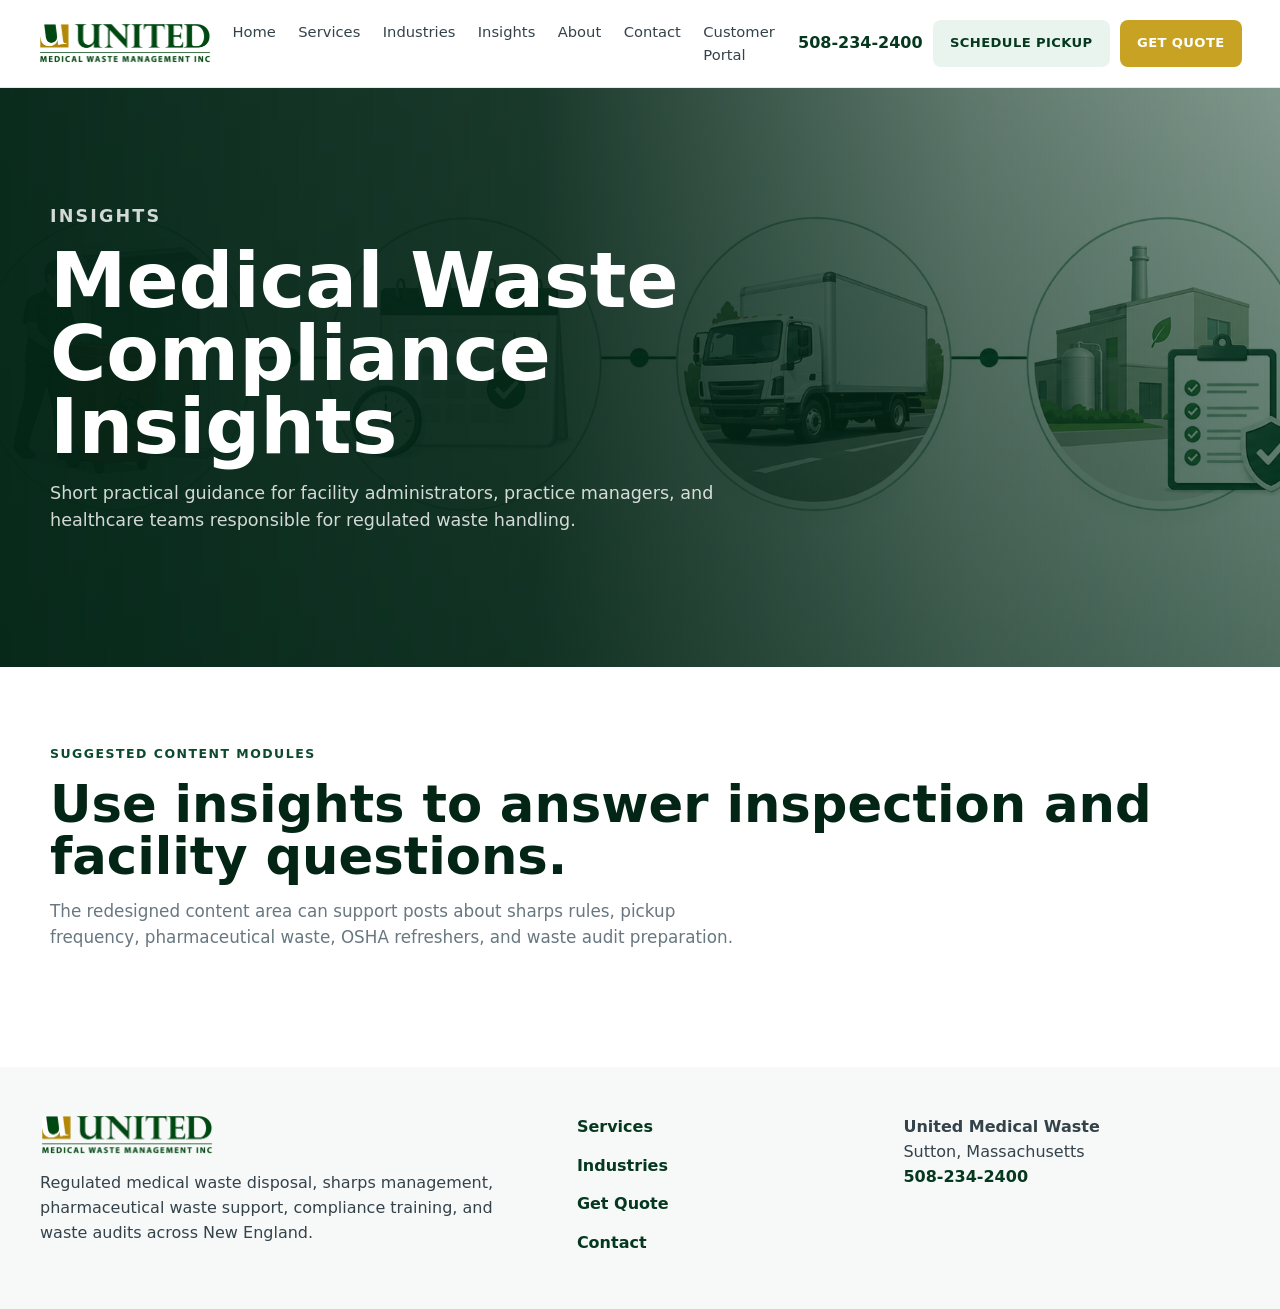
<file: insights/index.html>
<!doctype html>
<html lang="en">
  <head>
    <meta charset="utf-8">
    <meta name="viewport" content="width=device-width, initial-scale=1">
    <title>Medical Waste Compliance Insights</title>
    <meta name="description" content="Medical waste compliance insights for healthcare facilities managing sharps, regulated waste, pharmaceutical waste, and training needs.">
    <link rel="icon" href="../assets/images/favicon.png">
    <link rel="stylesheet" href="../assets/css/styles.css">
  </head>
  <body>
    <header class="site-header" data-header>
      <a class="brand" href="../"><img src="../assets/images/united-logo.png" alt="United Medical Waste" width="174" height="40"></a>
      <button class="nav-toggle" type="button" aria-expanded="false" aria-controls="site-nav" data-nav-toggle><span></span><span></span><span></span><span class="sr-only">Open menu</span></button>
      <nav class="site-nav" id="site-nav" data-nav><a href="../">Home</a><a href="../services/">Services</a><a href="../industries/">Industries</a><a href="../insights/">Insights</a><a href="../about/">About</a><a href="../contact/">Contact</a><a href="../customer-portal/">Customer Portal</a></nav>
      <div class="header-actions"><a class="phone" href="tel:+15082342400">508-234-2400</a><a class="button button-secondary" href="../contact/">Schedule Pickup</a><a class="button button-primary" href="../quote/">Get Quote</a></div>
    </header>
    <main>
      <section class="page-hero">
        <img class="page-hero-image" src="../assets/images/page-heroes/hero-insights.png" alt="Illustrated regulated medical waste documentation and cradle-to-grave process" width="1983" height="793">
        <div class="page-hero-inner reveal"><p class="eyebrow">Insights</p><h1>Medical Waste Compliance Insights</h1><p>Short practical guidance for facility administrators, practice managers, and healthcare teams responsible for regulated waste handling.</p></div>
      </section>
      <section class="content-band"><div class="section-heading"><p class="eyebrow dark">Suggested content modules</p><h2>Use insights to answer inspection and facility questions.</h2><p>The redesigned content area can support posts about sharps rules, pickup frequency, pharmaceutical waste, OSHA refreshers, and waste audit preparation.</p></div></section>
    </main>
    <footer class="site-footer">
      <div><img src="../assets/images/united-logo.png" alt="United Medical Waste" width="174" height="40"><p>Regulated medical waste disposal, sharps management, pharmaceutical waste support, compliance training, and waste audits across New England.</p></div>
      <nav aria-label="Footer"><a href="../services/">Services</a><a href="../industries/">Industries</a><a href="../quote/">Get Quote</a><a href="../contact/">Contact</a></nav>
      <address><strong>United Medical Waste</strong><br>Sutton, Massachusetts<br><a href="tel:+15082342400">508-234-2400</a></address>
    </footer>
    <script src="../assets/js/main.js"></script>
  </body>
</html>
</file>
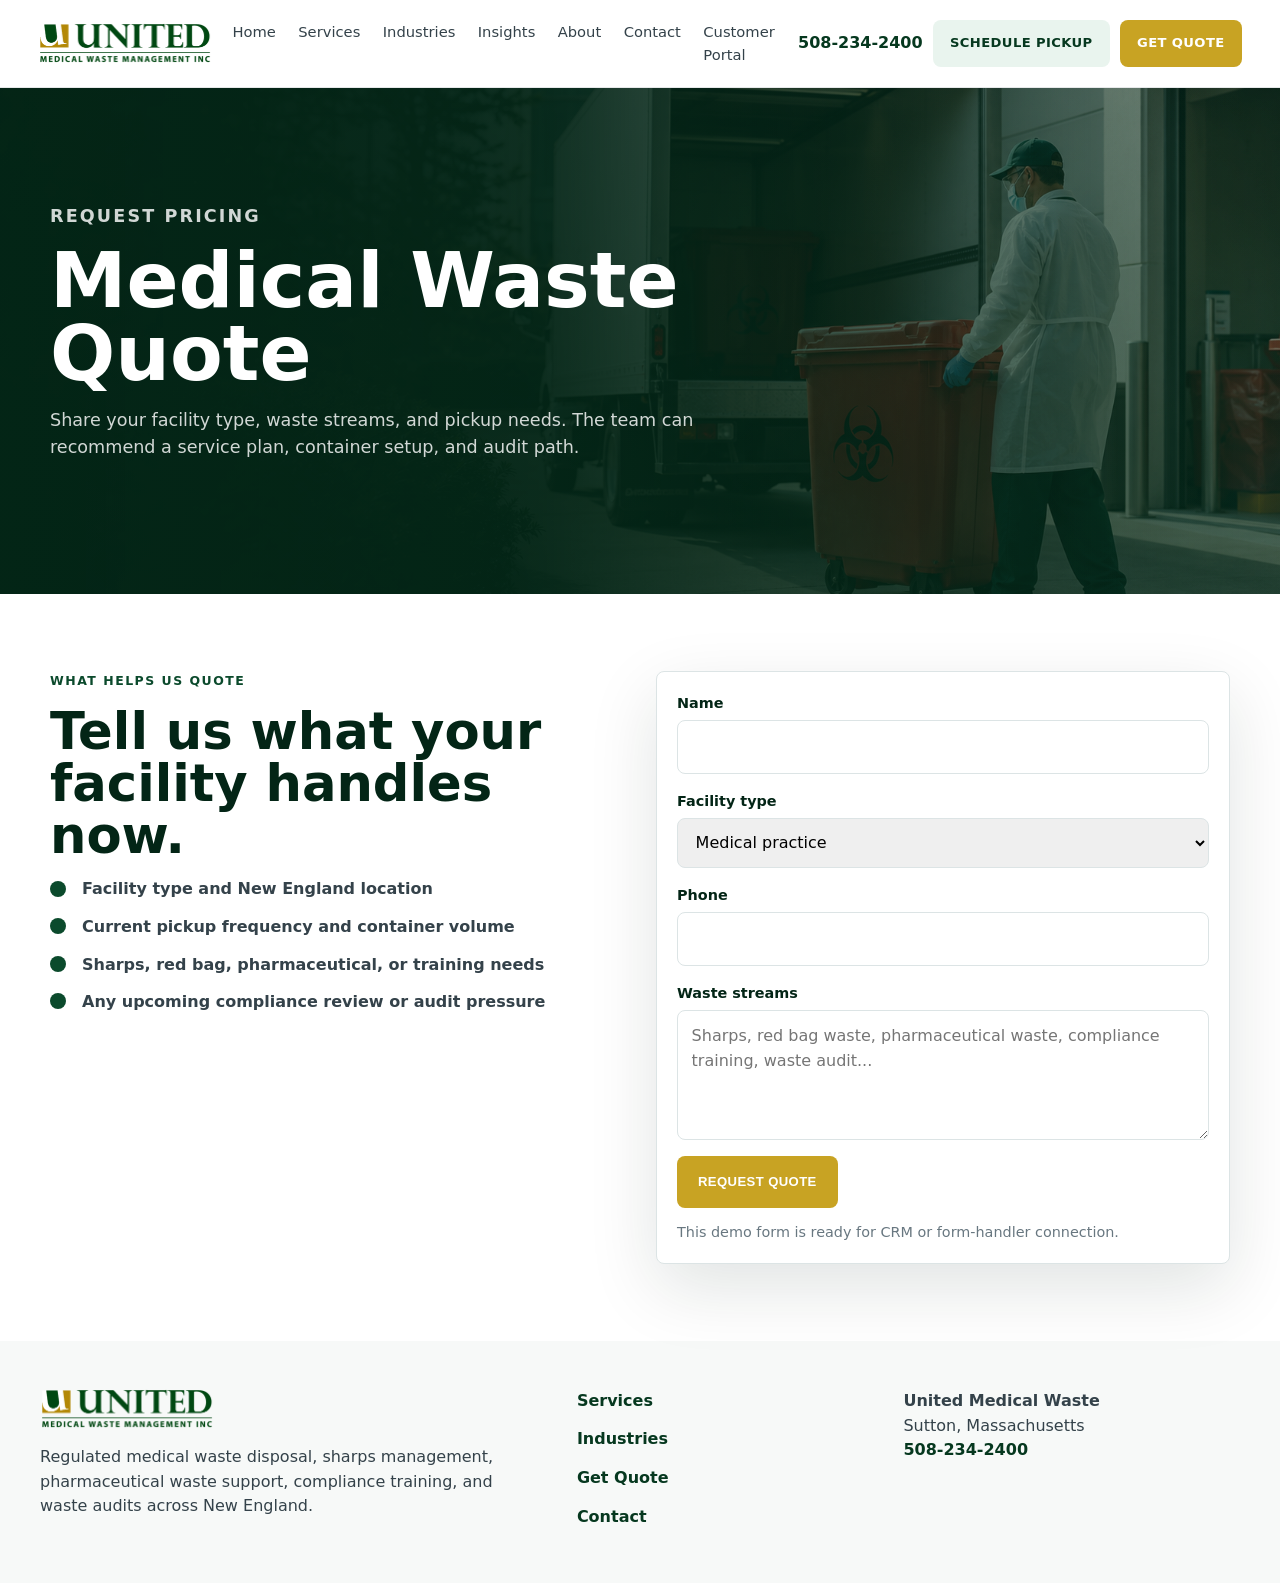
<file: quote/index.html>
<!doctype html>
<html lang="en">
  <head>
    <meta charset="utf-8">
    <meta name="viewport" content="width=device-width, initial-scale=1">
    <title>Medical Waste Quote</title>
    <meta name="description" content="Medical waste quote requests for New England facilities needing pickup, sharps containers, pharmaceutical waste support, or compliance training.">
    <link rel="icon" href="../assets/images/favicon.png">
    <link rel="stylesheet" href="../assets/css/styles.css">
  </head>
  <body>
    <header class="site-header" data-header>
      <a class="brand" href="../"><img src="../assets/images/united-logo.png" alt="United Medical Waste" width="174" height="40"></a>
      <button class="nav-toggle" type="button" aria-expanded="false" aria-controls="site-nav" data-nav-toggle><span></span><span></span><span></span><span class="sr-only">Open menu</span></button>
      <nav class="site-nav" id="site-nav" data-nav><a href="../">Home</a><a href="../services/">Services</a><a href="../industries/">Industries</a><a href="../insights/">Insights</a><a href="../about/">About</a><a href="../contact/">Contact</a><a href="../customer-portal/">Customer Portal</a></nav>
      <div class="header-actions"><a class="phone" href="tel:+15082342400">508-234-2400</a><a class="button button-secondary" href="../contact/">Schedule Pickup</a><a class="button button-primary" href="../quote/">Get Quote</a></div>
    </header>
    <main>
      <section class="page-hero">
        <img class="page-hero-image" src="../assets/images/page-heroes/hero-quote.png" alt="Medical waste operations team preparing compliant containers for a facility quote" width="1680" height="945">
        <div class="page-hero-inner reveal"><p class="eyebrow">Request pricing</p><h1>Medical Waste Quote</h1><p>Share your facility type, waste streams, and pickup needs. The team can recommend a service plan, container setup, and audit path.</p></div>
      </section>
      <section class="content-band two-column">
        <div>
          <p class="eyebrow dark">What helps us quote</p>
          <h2>Tell us what your facility handles now.</h2>
          <ul class="check-list">
            <li>Facility type and New England location</li>
            <li>Current pickup frequency and container volume</li>
            <li>Sharps, red bag, pharmaceutical, or training needs</li>
            <li>Any upcoming compliance review or audit pressure</li>
          </ul>
        </div>
        <form class="form-panel" data-demo-form>
          <div class="field"><label for="name">Name</label><input id="name" name="name" autocomplete="name" required></div>
          <div class="field"><label for="facility">Facility type</label><select id="facility" name="facility"><option>Medical practice</option><option>Dental practice</option><option>Laboratory</option><option>Hospital or network</option><option>Pharmacy</option><option>Other facility</option></select></div>
          <div class="field"><label for="phone">Phone</label><input id="phone" name="phone" type="tel" autocomplete="tel" required></div>
          <div class="field"><label for="needs">Waste streams</label><textarea id="needs" name="needs" placeholder="Sharps, red bag waste, pharmaceutical waste, compliance training, waste audit..."></textarea></div>
          <button class="button button-primary button-large" type="submit">Request Quote</button>
          <p class="form-note" data-form-note>This demo form is ready for CRM or form-handler connection.</p>
        </form>
      </section>
    </main>
    <footer class="site-footer">
      <div><img src="../assets/images/united-logo.png" alt="United Medical Waste" width="174" height="40"><p>Regulated medical waste disposal, sharps management, pharmaceutical waste support, compliance training, and waste audits across New England.</p></div>
      <nav aria-label="Footer"><a href="../services/">Services</a><a href="../industries/">Industries</a><a href="../quote/">Get Quote</a><a href="../contact/">Contact</a></nav>
      <address><strong>United Medical Waste</strong><br>Sutton, Massachusetts<br><a href="tel:+15082342400">508-234-2400</a></address>
    </footer>
    <script src="../assets/js/main.js"></script>
  </body>
</html>
</file>
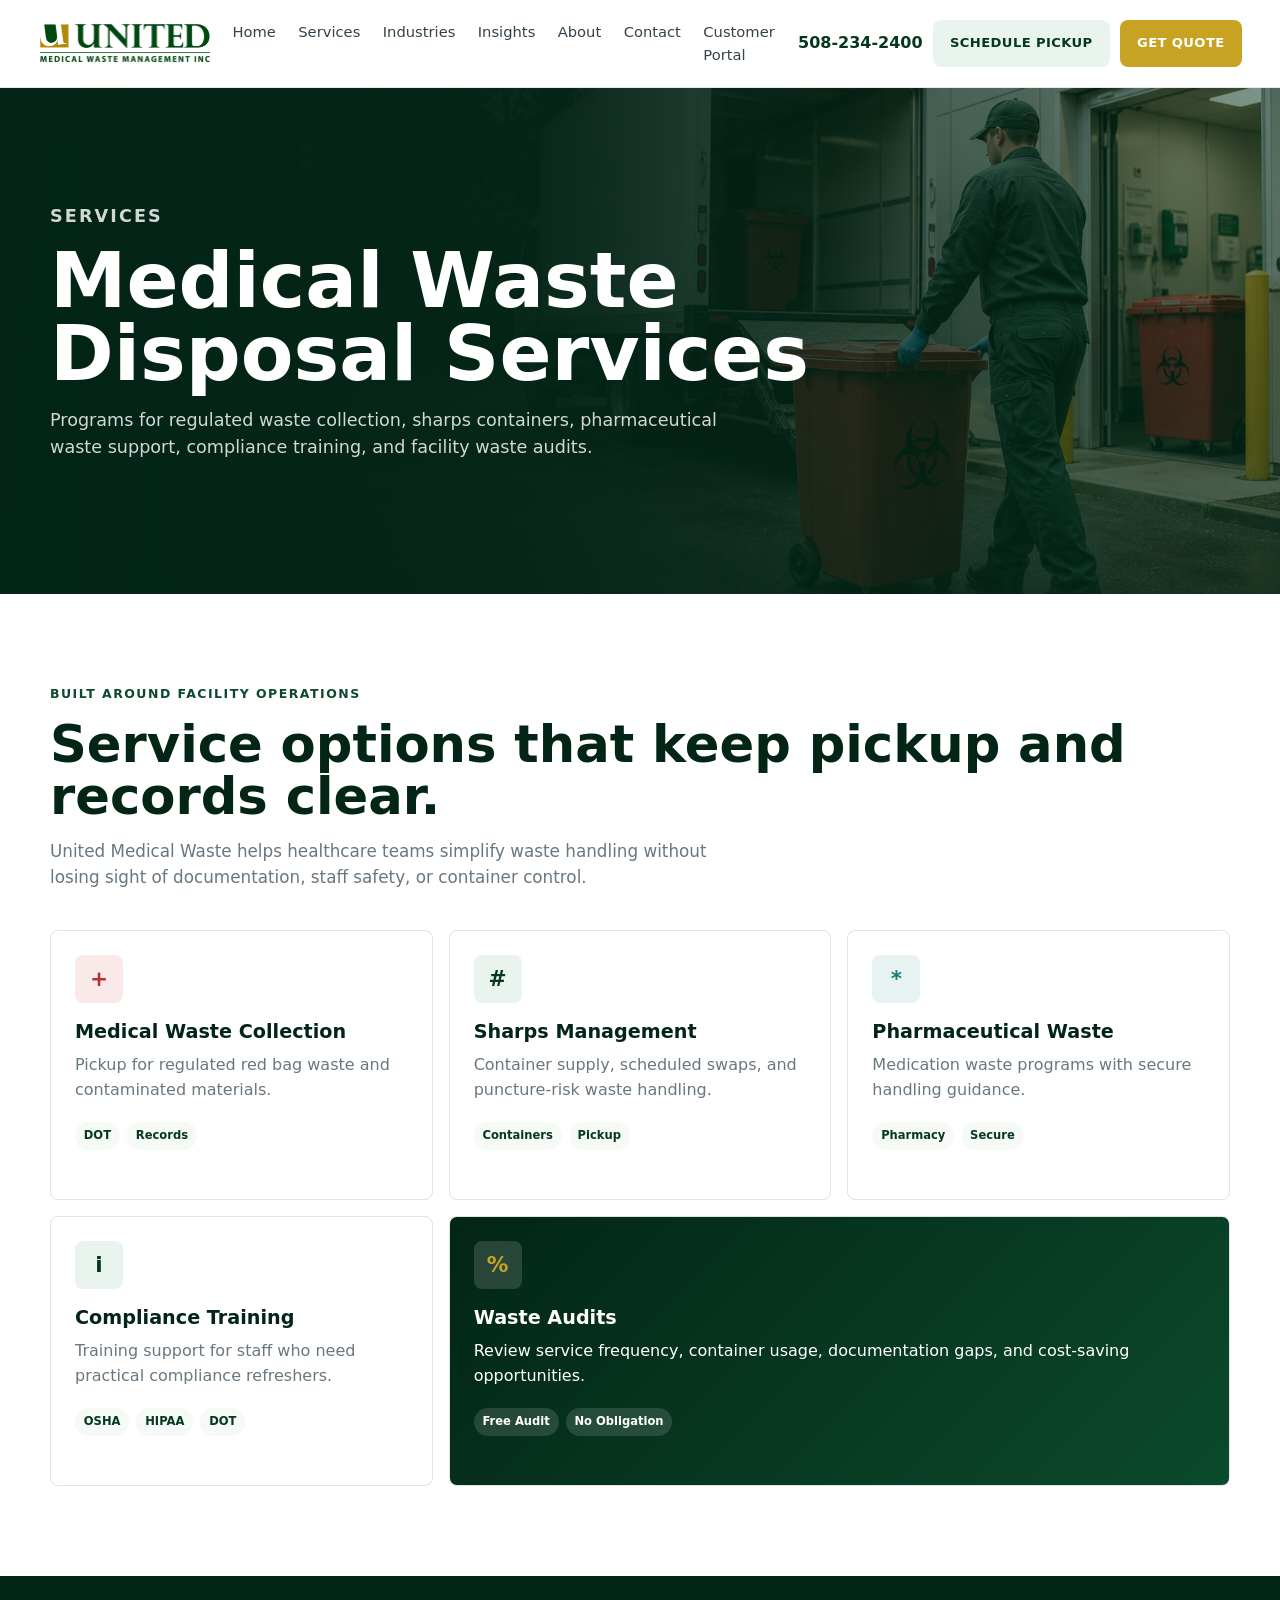
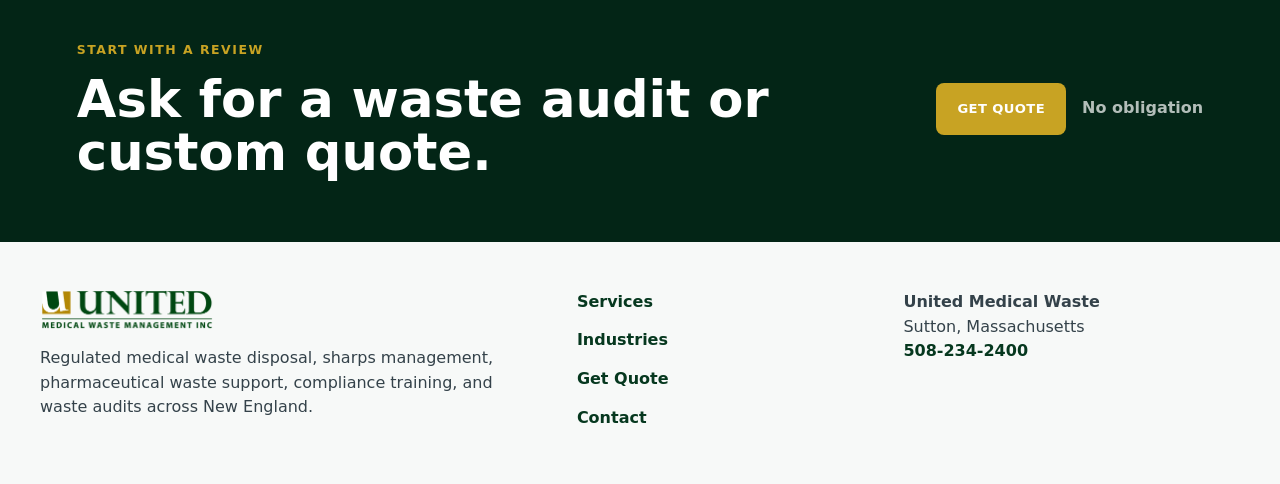
<file: services/index.html>
<!doctype html>
<html lang="en">
  <head>
    <meta charset="utf-8">
    <meta name="viewport" content="width=device-width, initial-scale=1">
    <title>Medical Waste Disposal Services</title>
    <meta name="description" content="Medical waste disposal services for New England facilities, including sharps, pharmaceutical waste, training, audits, and pickup records.">
    <link rel="icon" href="../assets/images/favicon.png">
    <link rel="stylesheet" href="../assets/css/styles.css">
  </head>
  <body>
    <header class="site-header" data-header>
      <a class="brand" href="../"><img src="../assets/images/united-logo.png" alt="United Medical Waste" width="174" height="40"></a>
      <button class="nav-toggle" type="button" aria-expanded="false" aria-controls="site-nav" data-nav-toggle><span></span><span></span><span></span><span class="sr-only">Open menu</span></button>
      <nav class="site-nav" id="site-nav" data-nav><a href="../">Home</a><a href="../services/">Services</a><a href="../industries/">Industries</a><a href="../insights/">Insights</a><a href="../about/">About</a><a href="../contact/">Contact</a><a href="../customer-portal/">Customer Portal</a></nav>
      <div class="header-actions"><a class="phone" href="tel:+15082342400">508-234-2400</a><a class="button button-secondary" href="../contact/">Schedule Pickup</a><a class="button button-primary" href="../quote/">Get Quote</a></div>
    </header>
    <main>
      <section class="page-hero">
        <img class="page-hero-image" src="../assets/images/page-heroes/hero-services.png" alt="Medical waste service worker handling compliant containers at a healthcare loading area" width="1680" height="945">
        <div class="page-hero-inner reveal"><p class="eyebrow">Services</p><h1>Medical Waste Disposal Services</h1><p>Programs for regulated waste collection, sharps containers, pharmaceutical waste support, compliance training, and facility waste audits.</p></div>
      </section>
      <section class="services section-pad">
        <div class="section-heading"><p class="eyebrow dark">Built around facility operations</p><h2>Service options that keep pickup and records clear.</h2><p>United Medical Waste helps healthcare teams simplify waste handling without losing sight of documentation, staff safety, or container control.</p></div>
        <div class="service-grid">
          <article class="service-card"><span class="service-icon biohazard">+</span><h3>Medical Waste Collection</h3><p>Pickup for regulated red bag waste and contaminated materials.</p><div class="badge-row"><span>DOT</span><span>Records</span></div></article>
          <article class="service-card"><span class="service-icon sharps">#</span><h3>Sharps Management</h3><p>Container supply, scheduled swaps, and puncture-risk waste handling.</p><div class="badge-row"><span>Containers</span><span>Pickup</span></div></article>
          <article class="service-card"><span class="service-icon pharma">*</span><h3>Pharmaceutical Waste</h3><p>Medication waste programs with secure handling guidance.</p><div class="badge-row"><span>Pharmacy</span><span>Secure</span></div></article>
          <article class="service-card"><span class="service-icon training">i</span><h3>Compliance Training</h3><p>Training support for staff who need practical compliance refreshers.</p><div class="badge-row"><span>OSHA</span><span>HIPAA</span><span>DOT</span></div></article>
          <article class="service-card featured"><span class="service-icon audit">%</span><h3>Waste Audits</h3><p>Review service frequency, container usage, documentation gaps, and cost-saving opportunities.</p><div class="badge-row"><span>Free Audit</span><span>No Obligation</span></div></article>
        </div>
      </section>
      <section class="final-cta"><div><p class="eyebrow">Start with a review</p><h2>Ask for a waste audit or custom quote.</h2></div><a class="button button-primary button-large" href="../quote/">Get Quote</a><span>No obligation</span></section>
    </main>
    <footer class="site-footer">
      <div><img src="../assets/images/united-logo.png" alt="United Medical Waste" width="174" height="40"><p>Regulated medical waste disposal, sharps management, pharmaceutical waste support, compliance training, and waste audits across New England.</p></div>
      <nav aria-label="Footer"><a href="../services/">Services</a><a href="../industries/">Industries</a><a href="../quote/">Get Quote</a><a href="../contact/">Contact</a></nav>
      <address><strong>United Medical Waste</strong><br>Sutton, Massachusetts<br><a href="tel:+15082342400">508-234-2400</a></address>
    </footer>
    <script src="../assets/js/main.js"></script>
  </body>
</html>
</file>
<file: assets/css/styles.css>
:root {
  --green-950: #032516;
  --green-900: #06381f;
  --green-800: #0b4a2c;
  --green-100: #e9f4ee;
  --green-50: #f5faf7;
  --gold-600: #b89313;
  --gold-500: #c8a323;
  --red-600: #b92f2f;
  --teal-600: #1f7a78;
  --steel-700: #34424a;
  --steel-500: #687780;
  --steel-200: #dce4e5;
  --white: #ffffff;
  --ink: #17201c;
  --shadow: 0 24px 70px rgba(3, 37, 22, .12);
  --radius: 8px;
  --max: 1180px;
  font-family: Inter, ui-sans-serif, system-ui, -apple-system, BlinkMacSystemFont, "Segoe UI", sans-serif;
}

* { box-sizing: border-box; }
html { scroll-behavior: smooth; }
body {
  margin: 0;
  color: var(--ink);
  background: var(--white);
  line-height: 1.55;
  overflow-x: hidden;
}
a { color: inherit; text-decoration: none; }
img { display: block; max-width: 100%; }

.skip-link {
  position: absolute;
  left: 1rem;
  top: -4rem;
  background: var(--green-950);
  color: var(--white);
  padding: .7rem 1rem;
  z-index: 100;
}
.skip-link:focus { top: 1rem; }
.sr-only {
  position: absolute;
  width: 1px;
  height: 1px;
  padding: 0;
  overflow: hidden;
  clip: rect(0, 0, 0, 0);
  white-space: nowrap;
}

.site-header {
  position: sticky;
  top: 0;
  z-index: 20;
  display: grid;
  grid-template-columns: auto 1fr auto;
  align-items: center;
  gap: 1.25rem;
  padding: .9rem clamp(1rem, 3vw, 2.5rem);
  background: rgba(255,255,255,.94);
  border-bottom: 1px solid rgba(52,66,74,.12);
  backdrop-filter: blur(16px);
}
.brand img { width: 174px; height: auto; }
.site-nav {
  display: flex;
  justify-content: center;
  gap: 1.4rem;
  font-size: .92rem;
  color: var(--steel-700);
}
.site-nav a { padding: .4rem 0; }
.site-nav a:hover { color: var(--green-800); }
.header-actions {
  display: flex;
  align-items: center;
  gap: .65rem;
}
.phone {
  color: var(--green-900);
  font-weight: 800;
  white-space: nowrap;
}
.button {
  display: inline-flex;
  justify-content: center;
  align-items: center;
  min-height: 44px;
  border-radius: var(--radius);
  padding: .75rem 1rem;
  font-size: .82rem;
  font-weight: 850;
  letter-spacing: .03em;
  text-transform: uppercase;
  transition: transform .2s ease, box-shadow .2s ease, background .2s ease;
  border: 1px solid transparent;
}
.button:hover { transform: translateY(-2px); box-shadow: 0 16px 35px rgba(3,37,22,.16); }
.button-primary { background: var(--gold-500); color: var(--white); }
.button-primary:hover { background: var(--gold-600); }
.button-secondary { background: var(--green-100); color: var(--green-900); }
.button-ghost { border-color: rgba(255,255,255,.54); color: var(--white); background: rgba(255,255,255,.08); }
.button-large { min-height: 52px; padding: .9rem 1.25rem; }
.nav-toggle { display: none; }
.nav-toggle b { display: none; }

.hero {
  position: relative;
  min-height: min(840px, calc(100svh - 76px));
  overflow: hidden;
  background: var(--green-950);
}
.hero-image {
  position: absolute;
  inset: 0;
  width: 100%;
  height: 100%;
  object-fit: cover;
}
.hero-shade {
  position: absolute;
  inset: 0;
  background: linear-gradient(90deg, rgba(3,37,22,.94) 0%, rgba(3,37,22,.82) 33%, rgba(3,37,22,.22) 70%, rgba(3,37,22,.05) 100%);
}
.hero-content {
  position: relative;
  z-index: 1;
  width: min(760px, calc(100% - 2rem));
  padding: clamp(4rem, 8vw, 7.5rem) 0 4rem;
  margin-left: clamp(1rem, 6vw, 5rem);
  color: var(--white);
  text-shadow: 0 2px 18px rgba(0,0,0,.28);
}
.eyebrow {
  margin: 0 0 .9rem;
  color: var(--gold-500);
  font-size: .78rem;
  font-weight: 900;
  letter-spacing: .12em;
  text-transform: uppercase;
}
.eyebrow.dark { color: var(--green-800); }
h1, h2, h3, p { margin-top: 0; }
h1 {
  max-width: 720px;
  margin-bottom: 1.2rem;
  font-size: clamp(3rem, 6vw, 5.3rem);
  line-height: .95;
  letter-spacing: 0;
}
h1 span { display: block; }
h2 {
  margin-bottom: 1rem;
  color: var(--green-950);
  font-size: clamp(2rem, 4vw, 3.8rem);
  line-height: 1.02;
  letter-spacing: 0;
}
h3 {
  margin-bottom: .55rem;
  color: var(--green-950);
  font-size: 1.2rem;
  line-height: 1.18;
}
.hero-copy {
  max-width: 620px;
  margin-bottom: 1.6rem;
  color: rgba(255,255,255,.86);
  font-size: clamp(1.05rem, 1.4vw, 1.24rem);
}
.hero-actions {
  display: flex;
  flex-wrap: wrap;
  gap: .85rem;
  margin-bottom: 2rem;
}
.proof-chips {
  display: grid;
  grid-template-columns: repeat(4, minmax(0, 1fr));
  gap: .65rem;
  width: min(850px, calc(100vw - 2rem));
  margin: 0;
}
.proof-chips div {
  padding: .9rem;
  border-left: 3px solid var(--gold-500);
  background: rgba(255,255,255,.09);
  backdrop-filter: blur(8px);
}
.proof-chips dt {
  color: rgba(255,255,255,.58);
  font-size: .72rem;
  text-transform: uppercase;
  letter-spacing: .09em;
}
.proof-chips dd {
  margin: .15rem 0 0;
  color: var(--white);
  font-weight: 850;
  line-height: 1.2;
}

.section-pad {
  padding: clamp(4rem, 7vw, 7rem) clamp(1rem, 4vw, 2.5rem);
}
.section-heading {
  width: min(var(--max), 100%);
  margin: 0 auto 2.5rem;
}
.section-heading p:not(.eyebrow) {
  max-width: 690px;
  color: var(--steel-500);
  font-size: 1.05rem;
}
.section-heading.compact {
  display: grid;
  grid-template-columns: 280px minmax(0, 1fr);
  align-items: end;
  gap: 2rem;
}
.section-heading.compact .eyebrow { margin-bottom: .25rem; }
.section-heading.compact h2 { margin-bottom: 0; }

.trusted { background: var(--green-50); }
.trust-row {
  width: min(var(--max), 100%);
  margin: 0 auto;
  display: grid;
  grid-template-columns: repeat(6, minmax(0, 1fr));
  border-top: 1px solid var(--steel-200);
  border-left: 1px solid var(--steel-200);
}
.trust-row span {
  min-height: 86px;
  display: grid;
  place-items: center;
  padding: 1rem;
  border-right: 1px solid var(--steel-200);
  border-bottom: 1px solid var(--steel-200);
  color: var(--steel-700);
  font-weight: 800;
  text-align: center;
}

.services { background: var(--white); }
.service-grid {
  width: min(var(--max), 100%);
  margin: 0 auto;
  display: grid;
  grid-template-columns: repeat(6, 1fr);
  gap: 1rem;
}
.service-card {
  grid-column: span 2;
  min-height: 270px;
  padding: 1.5rem;
  border: 1px solid var(--steel-200);
  border-radius: var(--radius);
  background: var(--white);
  transition: transform .25s ease, border-color .25s ease, box-shadow .25s ease;
}
.service-card:hover {
  transform: translateY(-6px);
  border-color: rgba(11,74,44,.35);
  box-shadow: var(--shadow);
}
.service-card.featured {
  grid-column: span 4;
  background: linear-gradient(135deg, var(--green-950), var(--green-800));
}
.service-card.featured h3,
.service-card.featured p { color: var(--white); }
.service-card p { color: var(--steel-500); }
.service-icon {
  width: 48px;
  height: 48px;
  display: grid;
  place-items: center;
  margin-bottom: 1.15rem;
  border-radius: var(--radius);
  background: var(--green-100);
  color: var(--green-900);
  font-weight: 900;
  font-size: 1.35rem;
}
.service-icon.biohazard { background: #f9e9e9; color: var(--red-600); }
.service-icon.pharma { background: #e6f3f2; color: var(--teal-600); }
.service-icon.audit { background: rgba(255,255,255,.14); color: var(--gold-500); }
.badge-row {
  display: flex;
  flex-wrap: wrap;
  gap: .45rem;
  margin-top: 1.2rem;
}
.badge-row span {
  padding: .34rem .55rem;
  border-radius: 999px;
  background: var(--green-50);
  color: var(--green-900);
  font-size: .72rem;
  font-weight: 850;
}
.featured .badge-row span { background: rgba(255,255,255,.13); color: var(--white); }

.process { background: var(--green-50); }
.process-line {
  width: min(var(--max), 100%);
  margin: 0 auto;
  padding: 0;
  list-style: none;
  display: grid;
  grid-template-columns: repeat(4, 1fr);
  border-top: 2px solid rgba(11,74,44,.22);
}
.process-line li {
  position: relative;
  padding: 2rem 1.2rem 0 0;
}
.process-line li:before {
  content: "";
  position: absolute;
  top: -9px;
  left: 0;
  width: 16px;
  height: 16px;
  border-radius: 50%;
  background: var(--gold-500);
  box-shadow: 0 0 0 8px var(--green-50);
}
.process-line span {
  display: block;
  margin-bottom: .5rem;
  color: var(--gold-600);
  font-weight: 900;
  letter-spacing: .08em;
}
.process-line strong {
  display: block;
  margin-bottom: .4rem;
  color: var(--green-950);
  font-size: 1.1rem;
}
.process-line p { color: var(--steel-500); }

.documentation {
  display: grid;
  grid-template-columns: minmax(0, 1fr) minmax(320px, 470px);
  gap: clamp(2rem, 6vw, 5rem);
  align-items: center;
  width: min(var(--max), calc(100% - 2rem));
  margin: 0 auto;
}
.doc-copy p:not(.eyebrow) {
  max-width: 660px;
  color: var(--steel-500);
  font-size: 1.05rem;
}
.check-list {
  padding: 0;
  list-style: none;
  display: grid;
  gap: .8rem;
}
.check-list li {
  position: relative;
  padding-left: 2rem;
  color: var(--steel-700);
  font-weight: 650;
}
.check-list li:before {
  content: "";
  position: absolute;
  left: 0;
  top: .2rem;
  width: 1rem;
  height: 1rem;
  border-radius: 50%;
  background: var(--green-800);
}
.records-panel {
  padding: 1.25rem;
  border-radius: var(--radius);
  background: var(--green-950);
  color: var(--white);
  box-shadow: var(--shadow);
}
.records-head,
.record-row {
  display: flex;
  justify-content: space-between;
  gap: 1rem;
  padding: 1rem;
  border-bottom: 1px solid rgba(255,255,255,.11);
}
.records-head span,
.record-row span { color: rgba(255,255,255,.62); }
.records-head strong { color: var(--gold-500); }
.record-chart {
  height: 130px;
  display: flex;
  align-items: end;
  gap: .8rem;
  padding: 1.2rem 1rem .4rem;
}
.record-chart span {
  flex: 1;
  border-radius: 5px 5px 0 0;
  background: linear-gradient(180deg, var(--gold-500), var(--teal-600));
}

.industries { background: var(--white); }
.tile-grid {
  width: min(var(--max), 100%);
  margin: 0 auto;
  display: grid;
  grid-template-columns: repeat(4, 1fr);
  border-top: 1px solid var(--steel-200);
  border-left: 1px solid var(--steel-200);
}
.tile-grid span {
  min-height: 110px;
  display: flex;
  align-items: end;
  padding: 1rem;
  border-right: 1px solid var(--steel-200);
  border-bottom: 1px solid var(--steel-200);
  color: var(--green-950);
  font-size: 1.05rem;
  font-weight: 850;
}

.coverage {
  width: min(var(--max), calc(100% - 2rem));
  margin: 0 auto;
  display: grid;
  grid-template-columns: .9fr 1fr;
  gap: clamp(2rem, 6vw, 5rem);
  align-items: center;
}
.coverage-map {
  position: relative;
  min-height: 440px;
  border-radius: var(--radius);
  background:
    linear-gradient(135deg, rgba(11,74,44,.95), rgba(3,37,22,.96)),
    radial-gradient(circle at 60% 25%, rgba(200,163,35,.26), transparent 35%);
  overflow: hidden;
}
.coverage-map:before {
  content: "";
  position: absolute;
  inset: 3rem 5rem;
  border: 1px solid rgba(255,255,255,.18);
  transform: skew(-9deg) rotate(-8deg);
}
.pin {
  position: absolute;
  width: 54px;
  height: 54px;
  display: grid;
  place-items: center;
  border-radius: 50%;
  background: var(--gold-500);
  color: var(--white);
  font-weight: 900;
  box-shadow: 0 14px 30px rgba(0,0,0,.18);
}
.pin.ma { left: 56%; top: 56%; }
.pin.ri { left: 67%; top: 65%; }
.pin.ct { left: 48%; top: 73%; }
.pin.me { left: 63%; top: 18%; }
.pin.nh { left: 50%; top: 34%; }
.pin.vt { left: 35%; top: 38%; }
.coverage-copy p:not(.eyebrow) { color: var(--steel-500); }
.state-chips {
  display: flex;
  flex-wrap: wrap;
  gap: .55rem;
  margin-top: 1.25rem;
}
.state-chips span {
  padding: .55rem .8rem;
  border-radius: 999px;
  background: var(--green-100);
  color: var(--green-900);
  font-weight: 800;
  font-size: .84rem;
}

.testimonial {
  background: var(--green-50);
  text-align: center;
}
.testimonial blockquote {
  width: min(900px, 100%);
  margin: 0 auto;
}
.testimonial p {
  margin-bottom: 1rem;
  color: var(--green-950);
  font-size: clamp(2rem, 4vw, 4rem);
  line-height: 1.05;
  font-weight: 850;
}
.testimonial cite {
  color: var(--steel-500);
  font-style: normal;
  font-weight: 750;
}

.final-cta {
  display: grid;
  grid-template-columns: minmax(0, 1fr) auto auto;
  align-items: center;
  gap: 1rem;
  padding: clamp(2rem, 5vw, 4rem) clamp(1rem, 6vw, 5rem);
  background: var(--green-950);
  color: var(--white);
}
.final-cta h2 {
  max-width: 760px;
  margin: 0;
  color: var(--white);
}
.final-cta span { color: rgba(255,255,255,.7); font-weight: 800; }

.site-footer {
  display: grid;
  grid-template-columns: 1.2fr .7fr .8fr;
  gap: 2rem;
  padding: 3rem clamp(1rem, 4vw, 2.5rem);
  background: #f7f9f8;
  color: var(--steel-700);
}
.site-footer img { margin-bottom: 1rem; }
.site-footer p { max-width: 460px; }
.site-footer nav {
  display: grid;
  gap: .5rem;
}
.site-footer a { color: var(--green-900); font-weight: 750; }
.site-footer address { font-style: normal; }

.page-hero {
  position: relative;
  overflow: hidden;
  padding: clamp(5rem, 9vw, 8rem) clamp(1rem, 4vw, 2.5rem);
  background: linear-gradient(135deg, var(--green-950), var(--green-800));
  color: var(--white);
}
.page-hero-image {
  position: absolute;
  inset: 0;
  width: 100%;
  height: 100%;
  object-fit: cover;
  object-position: center;
  opacity: .62;
}
.page-hero:after {
  content: "";
  position: absolute;
  inset: 0;
  background:
    linear-gradient(90deg, rgba(3,37,22,.95) 0%, rgba(3,37,22,.84) 42%, rgba(3,37,22,.36) 76%, rgba(3,37,22,.14) 100%),
    linear-gradient(180deg, rgba(3,37,22,.08) 0%, rgba(3,37,22,.44) 100%);
}
.page-hero-inner {
  position: relative;
  z-index: 1;
  width: min(var(--max), 100%);
  margin: 0 auto;
}
.page-hero h1 {
  max-width: 780px;
  margin-bottom: 1rem;
  font-size: clamp(2.8rem, 6vw, 5.6rem);
}
.page-hero p {
  max-width: 720px;
  color: rgba(255,255,255,.82);
  font-size: 1.1rem;
}
.content-band {
  width: min(var(--max), calc(100% - 2rem));
  margin: 0 auto;
  padding: clamp(3rem, 6vw, 5rem) 0;
}
.two-column {
  display: grid;
  grid-template-columns: 1fr 1fr;
  gap: 2rem;
}
.form-panel {
  padding: 1.25rem;
  border: 1px solid var(--steel-200);
  border-radius: var(--radius);
  background: var(--white);
  box-shadow: var(--shadow);
}
.field {
  display: grid;
  gap: .35rem;
  margin-bottom: 1rem;
}
.field label {
  color: var(--green-950);
  font-weight: 850;
  font-size: .9rem;
}
.field input,
.field select,
.field textarea {
  width: 100%;
  border: 1px solid var(--steel-200);
  border-radius: var(--radius);
  padding: .85rem;
  font: inherit;
}
.field textarea { min-height: 130px; resize: vertical; }
.form-note {
  margin: .8rem 0 0;
  color: var(--steel-500);
  font-size: .9rem;
}

.reveal {
  animation: rise .7s ease both;
}
@keyframes rise {
  from { opacity: 1; transform: translateY(14px); }
  to { opacity: 1; transform: translateY(0); }
}

@media (prefers-reduced-motion: reduce) {
  *, *:before, *:after {
    animation-duration: .01ms !important;
    animation-iteration-count: 1 !important;
    scroll-behavior: auto !important;
    transition-duration: .01ms !important;
  }
}

@media (max-width: 1080px) {
  .site-header { grid-template-columns: auto auto; }
  .nav-toggle { margin-left: auto; }
  .nav-toggle {
    justify-self: end;
    display: grid;
    gap: 5px;
    width: 44px;
    height: 44px;
    place-content: center;
    border: 1px solid var(--steel-200);
    border-radius: var(--radius);
    background: var(--white);
  }
  .nav-toggle span:not(.sr-only) {
    width: 20px;
    height: 2px;
    background: var(--green-900);
  }
  .site-nav,
  .header-actions {
    grid-column: 1 / -1;
    display: none;
  }
  .site-header.is-open .site-nav,
  .site-header.is-open .header-actions {
    display: grid;
    justify-content: stretch;
  }
  .site-nav { gap: .2rem; }
  .site-nav a { padding: .75rem 0; border-bottom: 1px solid var(--steel-200); }
  .header-actions { gap: .6rem; }
  .header-actions .button,
  .header-actions .phone { width: 100%; text-align: center; }
  .proof-chips { grid-template-columns: repeat(2, 1fr); }
  .trust-row { grid-template-columns: repeat(3, 1fr); }
  .service-card,
  .service-card.featured { grid-column: span 3; }
  .process-line { grid-template-columns: repeat(2, 1fr); row-gap: 2rem; }
  .documentation,
  .coverage,
  .two-column { grid-template-columns: 1fr; }
  .final-cta { grid-template-columns: 1fr; }
  .site-footer { grid-template-columns: 1fr; }
}

@media (max-width: 680px) {
  .hero { min-height: auto; }
  .hero-image { opacity: .5; }
  .hero-shade { background: rgba(3,37,22,.82); }
  .hero-content {
    width: auto;
    margin: 0;
    padding: 4rem 1rem 2rem;
  }
  h1 {
    max-width: 100%;
    font-size: clamp(2.25rem, 10vw, 2.85rem);
    line-height: 1;
    overflow-wrap: normal;
  }
  h2 {
    font-size: clamp(1.85rem, 9vw, 2.35rem);
    overflow-wrap: break-word;
  }
  .hero-copy { font-size: 1rem; }
  .proof-chips,
  .trust-row,
  .service-grid,
  .tile-grid,
  .process-line { grid-template-columns: 1fr; }
  .service-card,
  .service-card.featured { grid-column: auto; }
  .section-heading.compact { grid-template-columns: 1fr; gap: .6rem; }
  .coverage-map { min-height: 320px; }
  .pin { width: 44px; height: 44px; font-size: .85rem; }
  .page-hero {
    min-height: 430px;
    display: grid;
    align-items: end;
    padding: 4.2rem 1rem 2.4rem;
  }
  .page-hero-image {
    opacity: .54;
    object-position: 62% center;
  }
  .page-hero:after {
    background:
      linear-gradient(180deg, rgba(3,37,22,.48) 0%, rgba(3,37,22,.82) 76%, rgba(3,37,22,.92) 100%),
      linear-gradient(90deg, rgba(3,37,22,.82) 0%, rgba(3,37,22,.46) 100%);
  }
  .page-hero h1 {
    max-width: min(100%, 340px);
    font-size: clamp(2rem, 8.6vw, 2.55rem);
    line-height: 1.04;
    overflow-wrap: normal;
  }
  .page-hero p {
    max-width: min(100%, 340px);
    font-size: 1rem;
    line-height: 1.35;
  }
}

/* Concept-matched homepage */
.concept-home {
  background: #fff;
}
.concept-home * {
  min-width: 0;
}
.concept-home main {
  overflow: hidden;
}
.concept-header {
  min-height: 76px;
  grid-template-columns: 210px minmax(0, 1fr) auto;
  gap: clamp(.8rem, 1.5vw, 1.35rem);
  padding: .75rem clamp(1rem, 2vw, 2rem);
  background: #073d2b;
  color: #fff;
  border-bottom: 0;
  box-shadow: none;
}
.concept-header .site-nav {
  justify-content: flex-start;
  gap: clamp(.65rem, 1.15vw, 1.1rem);
  color: rgba(255,255,255,.94);
  font-size: .8rem;
  font-weight: 800;
}
.concept-header .site-nav a {
  white-space: nowrap;
}
.concept-header .site-nav a[aria-current="page"] {
  color: var(--gold-500);
}
.concept-header .site-nav a:hover {
  color: var(--gold-500);
}
.concept-header .header-actions {
  gap: .65rem;
}
.concept-header .button {
  min-height: 44px;
  padding: .72rem 1rem;
}
.button-light {
  background: #fff;
  color: #0a3527;
  border-color: rgba(255,255,255,.7);
}
.button-dark {
  background: #0c5238;
  color: #fff;
}
.header-phone {
  color: #fff;
  font-weight: 900;
  font-size: 1rem;
  white-space: nowrap;
}
.concept-brand {
  display: flex;
  align-items: center;
  gap: .65rem;
  color: #fff;
}
.concept-brand-original {
  width: 176px;
  min-height: 52px;
  padding: .38rem .48rem;
  border-radius: 6px;
  background: #fff;
}
.concept-brand-original img {
  width: 166px;
  height: auto;
}
.brand-shield {
  width: 46px;
  height: 52px;
  display: grid;
  place-items: center;
  border: 3px solid currentColor;
  border-radius: 14px 14px 20px 20px;
  color: #fff;
  font-size: 1.55rem;
  font-weight: 900;
  line-height: 1;
}
.concept-brand strong {
  display: block;
  font-size: 1.85rem;
  line-height: .9;
  letter-spacing: 0;
}
.concept-brand em {
  display: block;
  font-style: normal;
  font-size: 1.1rem;
  font-weight: 800;
  line-height: 1.05;
}

.concept-hero {
  position: relative;
  min-height: 710px;
  overflow: hidden;
  background: #062f22;
}
.concept-hero-image {
  position: absolute;
  inset: 0;
  width: 100%;
  height: 100%;
  object-fit: cover;
}
.concept-hero-overlay {
  position: absolute;
  inset: 0;
  background: linear-gradient(90deg, rgba(0,0,0,.9) 0%, rgba(0,0,0,.84) 38%, rgba(0,0,0,.42) 61%, rgba(0,0,0,.05) 80%);
}
.concept-hero-content {
  position: relative;
  z-index: 2;
  width: min(720px, calc(100% - 4rem));
  padding: 205px 0 120px 54px;
  color: #fff;
}
.concept-hero h1 {
  margin: 0 0 1.2rem;
  color: #fff;
  font-size: clamp(3rem, 4.2vw, 4rem);
  line-height: 1.02;
  font-weight: 900;
  letter-spacing: 0;
  text-shadow: 0 3px 16px rgba(0,0,0,.28);
}
.concept-hero h1 span {
  display: block;
  white-space: nowrap;
}
.concept-hero p {
  max-width: 560px;
  margin-bottom: 1.45rem;
  color: #fff;
  font-size: 1.45rem;
  line-height: 1.22;
  font-weight: 750;
  text-shadow: 0 2px 12px rgba(0,0,0,.32);
}
.concept-hero .hero-actions {
  gap: 1rem;
}
.concept-hero .button {
  min-width: 188px;
  min-height: 60px;
  font-size: .95rem;
}
.concept-proof-bar {
  position: absolute;
  z-index: 3;
  left: 56px;
  right: 56px;
  bottom: 18px;
  display: grid;
  grid-template-columns: repeat(4, 1fr);
  gap: 0;
  margin: 0;
  padding: 0;
  border-radius: 6px;
  background: #073d2b;
  color: #fff;
  box-shadow: 0 12px 28px rgba(0,0,0,.2);
}
.concept-proof-bar div {
  position: relative;
  min-height: 72px;
  display: flex;
  align-items: center;
  gap: .9rem;
  padding: .75rem 1.4rem;
  border-right: 1px solid rgba(255,255,255,.28);
}
.concept-proof-bar div:last-child {
  border-right: 0;
}
.concept-proof-bar div:before {
  content: none;
}
.proof-icon {
  width: 42px;
  height: 42px;
  flex: 0 0 42px;
  display: block;
  object-fit: cover;
  object-position: center;
  border: 2px solid rgba(255,255,255,.92);
  border-radius: 50%;
  background: #fff;
  box-shadow: 0 6px 14px rgba(0,0,0,.16);
}
.concept-proof-bar dt {
  font-size: 1rem;
  font-weight: 850;
}

.concept-logos {
  padding: 2.1rem 0 2.4rem;
  text-align: center;
  background: #fff;
  border-bottom: 1px solid #e7ece9;
  overflow: hidden;
}
.concept-logos p {
  margin-bottom: 1.6rem;
  color: #0b241b;
  font-size: 1.25rem;
  font-weight: 800;
}
.logo-marquee {
  position: relative;
  width: 100%;
  overflow: hidden;
}
.logo-marquee:before,
.logo-marquee:after {
  content: "";
  position: absolute;
  top: 0;
  bottom: 0;
  z-index: 2;
  width: 130px;
  pointer-events: none;
}
.logo-marquee:before {
  left: 0;
  background: linear-gradient(90deg, #fff, rgba(255,255,255,0));
}
.logo-marquee:after {
  right: 0;
  background: linear-gradient(270deg, #fff, rgba(255,255,255,0));
}
.logo-track {
  display: flex;
  align-items: center;
  gap: 5.2rem;
  width: max-content;
  animation: logo-scroll 42s linear infinite;
}
.logo-track img {
  width: 158px;
  height: 76px;
  object-fit: contain;
  filter: grayscale(1);
  opacity: .5;
  transition: opacity .2s ease, filter .2s ease;
}
.logo-track img:hover {
  opacity: .82;
  filter: grayscale(.35);
}
@keyframes logo-scroll {
  from { transform: translateX(0); }
  to { transform: translateX(-50%); }
}

.section-compact {
  padding: 3.6rem 2.6rem;
}
.concept-heading {
  margin: 0 auto 2rem;
  width: min(1120px, 100%);
  text-align: center;
}
.concept-heading h2,
.portal-copy h2,
.coverage-copy h2,
.concept-final h2 {
  margin: 0 0 .35rem;
  color: #082c21;
  font-size: clamp(2rem, 3.2vw, 2.8rem);
  line-height: 1.08;
}
.concept-heading p,
.coverage-copy p,
.concept-final p {
  color: #394841;
  font-size: 1.04rem;
}
.concept-card-grid {
  width: min(1220px, 100%);
  margin: 0 auto;
  display: grid;
  grid-template-columns: repeat(5, minmax(0, 1fr));
  gap: .9rem;
}
.concept-card {
  min-height: 380px;
  padding: 1.25rem 1rem 1.35rem;
  border: 1px solid #cfd8d4;
  border-radius: 7px;
  text-align: center;
  background: #fff;
  box-shadow: 0 12px 26px rgba(5, 44, 31, .04);
  transition: transform .18s ease, border-color .18s ease, box-shadow .18s ease;
}
.concept-card:hover {
  transform: translateY(-3px);
  border-color: rgba(5, 75, 50, .28);
  box-shadow: 0 18px 34px rgba(5, 44, 31, .09);
}
.service-graphic {
  width: min(100%, 122px);
  height: 116px;
  display: block;
  margin: 0 auto .85rem;
  object-fit: contain;
  object-position: center;
  filter: saturate(.98) contrast(1.03);
}
.concept-card h3 {
  margin-bottom: .7rem;
  color: #092f23;
  font-size: 1.28rem;
  line-height: 1.08;
}
.concept-card p {
  margin: 0 auto 1rem;
  color: #3f4b46;
  font-size: .92rem;
  line-height: 1.28;
}
.concept-card ul {
  padding: 0;
  margin: 0;
  list-style: none;
  text-align: left;
  display: grid;
  gap: .36rem;
}
.concept-card li {
  position: relative;
  padding-left: 1.35rem;
  color: #263b32;
  font-size: .86rem;
  font-weight: 650;
}
.concept-card li:before,
.portal-copy li:before {
  content: "✓";
  position: absolute;
  left: 0;
  top: .02rem;
  width: 16px;
  height: 16px;
  display: grid;
  place-items: center;
  border-radius: 50%;
  background: #0d6848;
  color: #fff;
  font-size: .65rem;
  font-weight: 900;
}

.line-icon {
  display: block;
  position: relative;
  width: 66px;
  height: 66px;
  margin: 0 auto 1rem;
  color: #073d2b;
}
.line-icon:before,
.line-icon:after {
  content: "";
  position: absolute;
  border: 4px solid currentColor;
}
.line-icon.bin:before,
.line-icon.sharps-bin:before {
  left: 16px;
  top: 13px;
  width: 34px;
  height: 44px;
  border-radius: 5px;
}
.line-icon.bin:after,
.line-icon.sharps-bin:after {
  left: 12px;
  top: 5px;
  width: 42px;
  height: 10px;
  border-radius: 5px;
}
.line-icon.pill:before {
  left: 14px;
  top: 7px;
  width: 30px;
  height: 44px;
  border-radius: 7px;
}
.line-icon.pill:after {
  right: 4px;
  bottom: 7px;
  width: 25px;
  height: 13px;
  border-radius: 20px;
  transform: rotate(32deg);
}
.line-icon.cap:before {
  left: 6px;
  top: 17px;
  width: 52px;
  height: 30px;
  border-top: 4px solid currentColor;
  border-left: 4px solid transparent;
  border-right: 4px solid transparent;
  border-bottom: 4px solid transparent;
  transform: rotate(28deg) skew(-20deg);
}
.line-icon.cap:after {
  right: 14px;
  bottom: 6px;
  width: 0;
  height: 24px;
  border-width: 0 0 0 4px;
}
.line-icon.audit:before {
  left: 16px;
  top: 7px;
  width: 34px;
  height: 50px;
  border-radius: 4px;
}
.line-icon.audit:after {
  left: 26px;
  top: 21px;
  width: 15px;
  height: 23px;
  border-width: 0 4px 4px 0;
  transform: rotate(38deg);
}
.line-icon.calendar:before {
  left: 9px;
  top: 12px;
  width: 48px;
  height: 43px;
  border-radius: 5px;
}
.line-icon.calendar:after {
  left: 9px;
  top: 24px;
  width: 48px;
  height: 0;
  border-width: 4px 0 0;
}
.line-icon.truck:before {
  left: 4px;
  top: 18px;
  width: 40px;
  height: 28px;
  border-radius: 4px;
}
.line-icon.truck:after {
  right: 4px;
  top: 28px;
  width: 18px;
  height: 16px;
  border-radius: 2px;
}
.line-icon.building:before,
.line-icon.hospital:before {
  left: 16px;
  top: 5px;
  width: 36px;
  height: 52px;
}
.line-icon.building:after,
.line-icon.hospital:after {
  left: 28px;
  top: 17px;
  width: 12px;
  height: 24px;
  border-width: 0 4px;
}
.line-icon.tooth:before,
.line-icon.paw:before,
.line-icon.home:before,
.line-icon.rx:before,
.line-icon.stethoscope:before,
.line-icon.microscope:before {
  left: 11px;
  top: 10px;
  width: 44px;
  height: 44px;
  border-radius: 12px;
}
.line-icon.tooth:after { content: "♡"; border: 0; left: 21px; top: 8px; font-size: 2.2rem; }
.line-icon.paw:after { content: "●"; border: 0; left: 23px; top: 19px; font-size: 1.4rem; }
.line-icon.home:after { content: "^"; border: 0; left: 18px; top: -2px; font-size: 3rem; font-weight: 900; }
.line-icon.rx:after { content: "Rx"; border: 0; left: 17px; top: 19px; font-size: 1.2rem; font-weight: 900; }
.line-icon.stethoscope:after { content: "U"; border: 0; left: 22px; top: 19px; font-size: 1.8rem; font-weight: 900; }
.line-icon.microscope:after { content: "⌕"; border: 0; left: 20px; top: 12px; font-size: 2.2rem; font-weight: 900; }

.concept-process {
  background: linear-gradient(90deg, #f4faf7, #eef6f2, #f7fbf9);
}
.ai-process-graphic {
  width: min(1120px, 100%);
  margin: 1.4rem auto 1.5rem;
  overflow: hidden;
  border-radius: 10px;
}
.ai-process-graphic img {
  width: 100%;
  height: 280px;
  display: block;
  object-fit: cover;
  object-position: center;
  mix-blend-mode: multiply;
}
.concept-process-line {
  width: min(1040px, 100%);
  margin: 0 auto;
  padding: 0;
  list-style: none;
  display: grid;
  grid-template-columns: repeat(4, 1fr);
  position: relative;
  gap: 1rem;
}
.concept-process-line:before {
  display: none;
}
.concept-process-line li {
  position: relative;
  text-align: center;
  padding: 1rem .75rem 0;
}
.step-number {
  position: static;
  transform: none;
  width: 38px;
  height: 38px;
  margin: 0 auto .7rem;
  display: grid;
  place-items: center;
  border-radius: 50%;
  background: #0b573d;
  color: #fff;
  font-weight: 900;
}
.concept-process-line strong {
  display: block;
  margin: .3rem 0 .35rem;
  color: #082c21;
  font-size: 1.15rem;
}
.concept-process-line p {
  max-width: 205px;
  margin: 0 auto;
  color: #3f4b46;
  font-size: .9rem;
  line-height: 1.25;
}

.concept-portal {
  display: grid;
  grid-template-columns: 330px minmax(0, 1fr);
  gap: 2.2rem;
  align-items: center;
  width: min(1180px, 100%);
  margin: 0 auto;
}
.portal-copy h2 {
  font-size: clamp(2rem, 3vw, 2.7rem);
}
.portal-copy p {
  color: #41524a;
}
.portal-copy ul {
  display: grid;
  gap: .8rem;
  padding: 0;
  margin: 1.2rem 0 1.6rem;
  list-style: none;
}
.portal-copy li {
  position: relative;
  padding-left: 1.8rem;
  color: #263b32;
}
.portal-dashboard {
  min-height: 520px;
  display: grid;
  grid-template-columns: 180px 1fr;
  overflow: hidden;
  border: 1px solid #d7dedb;
  border-radius: 10px;
  background: #fff;
  box-shadow: 0 20px 60px rgba(5,47,34,.12);
}
.portal-dashboard aside {
  padding: 1.2rem;
  background: #073d2b;
  color: #fff;
  display: grid;
  align-content: start;
  gap: .55rem;
}
.portal-logo {
  display: block;
  margin-bottom: 1rem;
  padding: .45rem;
  border-radius: 5px;
  background: #fff;
}
.portal-logo img {
  width: 142px;
  height: auto;
}
.portal-logo .brand-shield {
  width: 34px;
  height: 38px;
  font-size: 1rem;
  border-width: 2px;
}
.portal-logo strong,
.portal-logo small {
  display: block;
  grid-column: 2;
}
.portal-dashboard aside span {
  padding: .55rem .65rem;
  border-radius: 5px;
  color: rgba(255,255,255,.85);
  font-size: .82rem;
  font-weight: 750;
}
.portal-dashboard aside .active {
  background: rgba(255,255,255,.14);
}
.dash-main {
  padding: 1.5rem;
  background: #fafcfb;
}
.dash-top,
.dash-table div {
  display: flex;
  justify-content: space-between;
  gap: 1rem;
  margin-bottom: 1rem;
}
.dash-top small {
  color: #63726c;
}
.dash-cards {
  display: grid;
  grid-template-columns: repeat(3, 1fr);
  gap: .8rem;
  margin-bottom: 1rem;
}
.dash-cards div,
.dash-table,
.dash-docs,
.dash-note {
  border: 1px solid #e3e8e5;
  border-radius: 7px;
  background: #fff;
  padding: 1rem;
}
.dash-cards small,
.dash-cards span,
.dash-table a,
.dash-docs p {
  color: #62726b;
  font-size: .78rem;
}
.dash-cards strong {
  display: block;
  margin: .35rem 0;
  color: #082c21;
}
.dash-cards div:first-child span,
.dash-table b {
  display: inline-block;
  padding: .25rem .45rem;
  border-radius: 999px;
  background: #e5f5ec;
  color: #0b573d;
  font-size: .72rem;
}
.dash-columns {
  display: grid;
  grid-template-columns: 1.5fr .9fr;
  gap: .8rem;
}
.dash-table p {
  display: grid;
  grid-template-columns: 90px 1fr auto;
  gap: .5rem;
  margin: .65rem 0;
  font-size: .75rem;
}
.dash-docs p {
  margin: .7rem 0;
}
.dash-note {
  margin-top: .8rem;
  color: #486057;
  font-size: .78rem;
  background: #edf7f1;
}

.concept-switch {
  display: grid;
  grid-template-columns: minmax(0, .95fr) minmax(460px, 1.1fr);
  gap: 2rem;
  align-items: center;
  width: min(1180px, 100%);
  margin: 0 auto;
}
.switch-copy h2 {
  margin: 0 0 .6rem;
  color: #082c21;
  font-size: clamp(2rem, 3vw, 2.75rem);
  line-height: 1.08;
}
.switch-copy p {
  color: #41524a;
  font-size: 1.04rem;
}
.switch-copy ul {
  display: grid;
  gap: .8rem;
  padding: 0;
  margin: 1.25rem 0 1.6rem;
  list-style: none;
}
.switch-copy li {
  position: relative;
  padding-left: 1.85rem;
  color: #263b32;
}
.switch-copy li:before {
  content: "✓";
  position: absolute;
  left: 0;
  top: .02rem;
  width: 18px;
  height: 18px;
  display: grid;
  place-items: center;
  border-radius: 50%;
  background: #0d6848;
  color: #fff;
  font-size: .68rem;
  font-weight: 900;
}
.switch-panel {
  padding: 1.15rem;
  border: 1px solid #d6e1dc;
  border-radius: 10px;
  background:
    linear-gradient(180deg, rgba(255,255,255,.96), rgba(248,252,250,.96)),
    radial-gradient(circle at 85% 5%, rgba(200,163,35,.18), transparent 18rem);
  box-shadow: 0 22px 58px rgba(5, 47, 34, .11);
}
.switch-panel-header {
  display: flex;
  align-items: center;
  justify-content: space-between;
  gap: 1rem;
  padding: .85rem 1rem;
  border-radius: 8px;
  background: #073d2b;
  color: #fff;
}
.switch-panel-header span {
  color: rgba(255,255,255,.7);
  font-size: .78rem;
  font-weight: 800;
  text-transform: uppercase;
  letter-spacing: .06em;
}
.switch-panel-header strong {
  font-size: 1.05rem;
}
.switch-metrics {
  display: grid;
  grid-template-columns: repeat(3, 1fr);
  gap: .7rem;
  margin: .8rem 0;
}
.switch-metrics div {
  min-height: 108px;
  padding: .85rem;
  border: 1px solid #e2e9e5;
  border-radius: 8px;
  background: #fff;
}
.switch-metrics strong,
.switch-checklist strong {
  display: block;
  color: #082c21;
  line-height: 1.12;
}
.switch-metrics span,
.switch-checklist p {
  color: #53635c;
  font-size: .84rem;
  line-height: 1.3;
}
.switch-checklist {
  display: grid;
  gap: .65rem;
  padding: 0;
  margin: 0;
  list-style: none;
}
.switch-checklist li {
  display: grid;
  grid-template-columns: 34px 1fr;
  gap: .75rem;
  align-items: start;
  padding: .85rem;
  border: 1px solid #e2e9e5;
  border-radius: 8px;
  background: #fbfdfc;
}
.switch-checklist li > span {
  width: 34px;
  height: 34px;
  display: grid;
  place-items: center;
  border-radius: 50%;
  background: #0b573d;
  color: #fff;
  font-weight: 900;
}
.switch-checklist p {
  margin: 0;
}

.concept-industries {
  background:
    radial-gradient(circle at 18% 12%, rgba(218, 178, 32, .08), transparent 28rem),
    linear-gradient(180deg, #fff 0%, #f8fbf9 100%);
}
.industry-grid {
  width: min(1120px, 100%);
  margin: 0 auto;
  display: grid;
  grid-template-columns: repeat(4, minmax(0, 1fr));
  gap: 1rem;
}
.industry-grid > span {
  min-height: 226px;
  display: grid;
  place-items: center;
  align-content: center;
  gap: .8rem;
  padding: 1rem;
  border: 1px solid #d8e2dd;
  border-radius: 8px;
  color: #073d2b;
  text-align: center;
  font-weight: 850;
  background: linear-gradient(180deg, #fff 0%, #fbfdfc 100%);
  box-shadow: 0 14px 28px rgba(5, 44, 31, .06);
  transition: transform .18s ease, border-color .18s ease, box-shadow .18s ease;
}
.industry-grid > span:hover {
  transform: translateY(-3px);
  border-color: rgba(5, 75, 50, .32);
  box-shadow: 0 18px 34px rgba(5, 44, 31, .1);
}
.industry-grid .line-icon {
  width: 58px;
  height: 58px;
  margin: 0;
}
.industry-graphic {
  width: min(100%, 168px);
  height: 134px;
  display: block;
  object-fit: contain;
  object-position: center;
  filter: saturate(.96) contrast(1.03);
}
.concept-industry-tiles span {
  font-size: 1.05rem;
  line-height: 1.12;
}

.concept-coverage {
  display: grid;
  grid-template-columns: 1fr 1.25fr;
  min-height: 330px;
  border-top: 1px solid #e4ebe7;
  border-bottom: 1px solid #e4ebe7;
}
.concept-coverage .coverage-copy {
  padding: 4rem 4rem;
}
.state-tabs {
  display: grid;
  grid-template-columns: repeat(3, minmax(120px, 1fr));
  gap: .9rem;
  max-width: 560px;
  margin-top: 1.5rem;
}
.state-tabs span {
  display: grid;
  place-items: center;
  min-height: 46px;
  border: 1px solid #cfd8d4;
  border-radius: 4px;
  color: #1d2d27;
  font-weight: 750;
}
.state-tabs .active {
  background: #0b573d;
  color: #fff;
  border-color: #0b573d;
}
.new-england-map {
  background: #eef3f1;
  overflow: hidden;
}
.new-england-map iframe {
  width: 100%;
  height: 100%;
  display: block;
  min-height: 330px;
  border: 0;
}

.concept-testimonial {
  min-height: 230px;
  display: grid;
  grid-template-columns: 1.1fr .9fr;
  background: #073d2b;
  overflow: hidden;
}
.quote-panel {
  position: relative;
  padding: 3rem 4rem;
  color: #fff;
}
.quote-panel span {
  position: absolute;
  left: 3.8rem;
  top: 2rem;
  color: var(--gold-500);
  font-size: 6rem;
  line-height: 1;
}
.quote-panel blockquote {
  max-width: 640px;
  margin: 1.5rem 0 .8rem 5rem;
  font-size: 1.65rem;
  line-height: 1.35;
  font-weight: 850;
  font-style: italic;
}
.quote-panel cite {
  display: block;
  margin-left: 5rem;
  color: var(--gold-500);
  font-style: normal;
  font-weight: 850;
}
.concept-testimonial img {
  width: 100%;
  height: 100%;
  object-fit: cover;
}

.concept-final {
  display: grid;
  grid-template-columns: 90px 1fr auto;
  align-items: center;
  gap: 1.5rem;
  padding: 2rem 5rem;
  background: #f8fbf9;
}
.final-icon {
  width: 86px;
  height: 86px;
  display: grid;
  place-items: center;
  border: 1px solid #bdd0c8;
  border-radius: 50%;
  background: #fff;
  box-shadow: 0 14px 28px rgba(5, 44, 31, .08);
}
.final-icon .line-icon {
  width: 54px;
  height: 54px;
  margin: 0;
}
.final-audit-icon {
  width: 62px;
  height: 62px;
  display: block;
  object-fit: contain;
  object-position: center;
  filter: saturate(.98) contrast(1.03);
}
.concept-final small {
  grid-column: 3;
  color: #5f6d67;
  text-align: center;
}

@media (max-width: 1180px) {
  .concept-header {
    grid-template-columns: auto auto;
  }
  .concept-header .site-nav,
  .concept-header .header-actions {
    grid-column: 1 / -1;
    display: none;
  }
  .concept-header.is-open .site-nav,
  .concept-header.is-open .header-actions {
    display: grid;
  }
  .concept-card-grid {
    grid-template-columns: repeat(2, 1fr);
  }
  .industry-grid {
    grid-template-columns: repeat(2, 1fr);
  }
  .concept-portal,
  .concept-switch,
  .concept-coverage,
  .concept-testimonial {
    grid-template-columns: 1fr;
  }
  .concept-final {
    grid-template-columns: 80px 1fr;
  }
  .concept-final .button,
  .concept-final small {
    grid-column: 2;
    justify-self: start;
  }
}

@media (max-width: 760px) {
  .concept-home,
  .concept-home body,
  .concept-home main,
  .concept-home section,
  .concept-home div {
    max-width: 100%;
  }
  html {
    scroll-padding-top: 72px;
  }
  .concept-header {
    position: sticky;
    top: 0;
    grid-template-columns: 1fr auto;
    gap: .75rem;
    min-height: 66px;
    padding: .6rem .85rem;
    box-shadow: 0 10px 24px rgba(0,0,0,.16);
  }
  .concept-brand-original {
    width: 148px;
    min-height: 44px;
    padding: .35rem .45rem;
  }
  .concept-brand-original img {
    width: 138px;
  }
  .concept-header .nav-toggle {
    position: static;
    z-index: 80;
    transform: none;
    display: grid !important;
    visibility: visible !important;
    opacity: 1 !important;
    gap: 5px;
    place-content: center;
    width: 54px;
    height: 44px;
    border: 1px solid rgba(255,255,255,.9);
    background: rgba(255,255,255,.2);
    border-radius: 7px;
    box-shadow: 0 8px 18px rgba(0,0,0,.14);
  }
  .concept-header .nav-toggle span:not(.sr-only) {
    display: block;
    width: 22px;
    height: 2px;
    background: #fff;
  }
  .concept-header .nav-toggle b {
    display: block;
    color: #fff;
    font-size: .55rem;
    line-height: 1;
    letter-spacing: .04em;
    text-transform: uppercase;
  }
  .concept-header .site-nav {
    width: 100%;
    margin-top: .15rem;
    padding-top: .35rem;
    font-size: .95rem;
  }
  .concept-header .site-nav a {
    padding: .85rem .15rem;
    border-bottom-color: rgba(255,255,255,.18);
  }
  .concept-header .header-actions {
    width: 100%;
    padding-top: .35rem;
    gap: .7rem;
  }
  .concept-header .header-actions .button,
  .concept-header .header-phone {
    width: 100%;
    justify-content: center;
    min-height: 48px;
    text-align: center;
  }
  .concept-header .header-phone {
    display: grid;
    place-items: center;
    border: 1px solid rgba(255,255,255,.28);
    border-radius: 7px;
    font-size: 1rem;
  }
  .concept-brand strong { font-size: 1.45rem; }
  .concept-brand em { font-size: .9rem; }
  .brand-shield {
    width: 38px;
    height: 43px;
    font-size: 1.15rem;
  }
  .concept-hero {
    min-height: 660px;
  }
  .concept-hero-image {
    object-position: 58% center;
  }
  .concept-hero-overlay {
    background:
      linear-gradient(180deg, rgba(0,0,0,.42) 0%, rgba(0,0,0,.55) 46%, rgba(0,0,0,.48) 100%),
      linear-gradient(90deg, rgba(0,0,0,.72) 0%, rgba(0,0,0,.38) 72%, rgba(0,0,0,.18) 100%);
  }
  .concept-hero-content {
    width: min(100%, 390px);
    max-width: 390px;
    padding: 3.5rem 1rem 1.4rem;
  }
  .concept-hero h1 {
    font-size: clamp(1.58rem, 6.2vw, 1.78rem);
    max-width: 100%;
    line-height: 1.08;
  }
  .concept-hero p {
    max-width: 340px;
    font-size: 1rem;
    line-height: 1.25;
  }
  .concept-hero .button {
    min-width: 0;
    width: 100%;
    min-height: 56px;
  }
  .concept-hero .hero-actions {
    display: grid;
    grid-template-columns: 1fr;
    width: 100%;
    gap: .85rem;
  }
  .concept-proof-bar {
    position: relative;
    left: 0 !important;
    right: 0 !important;
    bottom: auto;
    transform: none;
    grid-template-columns: 1fr;
    gap: .45rem;
    width: calc(100vw - 2rem);
    max-width: none;
    margin: 0 1rem 1rem !important;
    padding: .55rem;
    border-radius: 9px;
  }
  .concept-proof-bar div {
    min-height: 58px;
    display: flex;
    align-items: center;
    justify-content: flex-start;
    gap: .8rem;
    padding: .55rem .75rem;
    border: 1px solid rgba(255,255,255,.16);
    border-radius: 7px;
    background: rgba(255,255,255,.055);
  }
  .proof-icon {
    width: 46px;
    height: 46px;
    flex-basis: 46px;
  }
  .concept-proof-bar dt {
    max-width: none;
    font-size: .96rem;
    line-height: 1.12;
    text-align: left;
  }
  .concept-logos p,
  .concept-heading h2 {
    overflow-wrap: normal;
    word-break: normal;
    max-width: 100%;
  }
  .concept-logos p {
    font-size: 1.02rem;
    line-height: 1.3;
  }
  .logo-marquee:before,
  .logo-marquee:after {
    display: block;
    width: 36px;
  }
  .logo-marquee {
    overflow: hidden;
  }
  .logo-track {
    display: flex;
    align-items: center;
    gap: 2.25rem;
    width: max-content;
    animation: logo-scroll 32s linear infinite;
    transform: translateX(0);
  }
  .logo-track img {
    width: 132px;
    max-width: none;
    height: 56px;
    flex: 0 0 auto;
  }
  .concept-heading h2 {
    font-size: 1.72rem;
    line-height: 1.12;
  }
  .concept-heading p {
    font-size: .95rem;
  }
  .concept-heading,
  .logo-marquee,
  .concept-card-grid,
  .concept-logos p {
    width: 100%;
    max-width: 340px;
    margin-left: auto;
    margin-right: auto;
  }
  .concept-logos p,
  .concept-heading h2,
  .concept-heading p {
    width: 100%;
    max-width: 340px;
    margin-left: auto;
    margin-right: auto;
  }
  .concept-card {
    width: 100%;
    min-height: auto;
    padding: 1.25rem 1rem 1.35rem;
  }
  .service-graphic {
    width: min(100%, 154px);
    height: 136px;
    margin-bottom: .75rem;
  }
  .concept-card p,
  .concept-card li {
    font-size: .82rem;
    overflow-wrap: break-word;
  }
  .concept-card p {
    max-width: 285px;
    margin-left: auto;
    margin-right: auto;
  }
  .section-compact,
  .concept-coverage .coverage-copy,
  .quote-panel,
  .concept-final {
    padding: 2.35rem 1rem;
  }
  .concept-card-grid,
  .concept-process-line,
  .industry-grid,
  .state-tabs,
  .dash-cards,
  .dash-columns {
    grid-template-columns: 1fr;
  }
  .concept-process-line:before {
    display: none;
  }
  .concept-process {
    background:
      linear-gradient(180deg, #f5fbf8 0%, #edf7f2 58%, #f8fbf9 100%);
  }
  .concept-process .concept-heading {
    margin-bottom: .85rem;
  }
  .concept-process .concept-heading h2 {
    max-width: 330px;
    margin-left: auto;
    margin-right: auto;
  }
  .concept-process .concept-heading p {
    max-width: 300px;
  }
  .ai-process-graphic {
    width: 100%;
    max-width: 350px;
    margin: 1rem auto 1rem;
    padding: .55rem;
    border-radius: 8px;
    border: 1px solid rgba(9, 74, 47, .14);
    background: rgba(255,255,255,.82);
    box-shadow: 0 14px 34px rgba(5, 44, 31, .08);
  }
  .ai-process-graphic img {
    width: 100%;
    height: auto;
    object-fit: contain;
    object-position: center;
    border-radius: 6px;
    mix-blend-mode: normal;
  }
  .concept-process-line {
    max-width: 350px;
    gap: .7rem;
    margin-top: .8rem;
  }
  .concept-process-line li {
    display: grid;
    grid-template-columns: 40px 1fr;
    column-gap: .85rem;
    align-items: start;
    padding: .95rem;
    text-align: left;
    border: 1px solid rgba(8, 77, 52, .14);
    border-radius: 8px;
    background: rgba(255,255,255,.9);
    box-shadow: 0 10px 24px rgba(5, 44, 31, .055);
  }
  .step-number {
    width: 36px;
    height: 36px;
    margin: .05rem 0 0;
    grid-row: 1 / span 2;
    background: #0b573d;
    box-shadow: 0 0 0 5px #eef8f2;
    font-size: .92rem;
  }
  .concept-process-line strong {
    grid-column: 2;
    margin: 0 0 .28rem;
    font-size: 1.02rem;
    line-height: 1.12;
  }
  .concept-process-line p {
    grid-column: 2;
    max-width: none;
    margin: 0;
    font-size: .88rem;
    line-height: 1.35;
  }
  .industry-grid > span {
    min-height: 188px;
  }
  .industry-graphic {
    width: min(100%, 158px);
    height: 124px;
  }
  .portal-dashboard {
    grid-template-columns: 1fr;
    min-height: auto;
    border-radius: 8px;
  }
  .concept-switch {
    gap: 1.25rem;
  }
  .switch-copy h2 {
    font-size: 1.75rem;
  }
  .switch-copy p {
    font-size: .95rem;
  }
  .switch-copy li {
    font-size: .9rem;
  }
  .switch-panel {
    padding: .85rem;
    border-radius: 8px;
  }
  .switch-panel-header {
    display: grid;
    gap: .2rem;
    padding: .8rem;
  }
  .switch-metrics {
    grid-template-columns: 1fr;
    gap: .55rem;
  }
  .switch-metrics div {
    min-height: auto;
    padding: .8rem;
  }
  .switch-checklist li {
    padding: .75rem;
  }
  .portal-dashboard aside {
    display: none;
  }
  .dash-main {
    padding: 1rem;
  }
  .dash-top,
  .dash-table div {
    display: grid;
    gap: .25rem;
  }
  .dash-cards div,
  .dash-table,
  .dash-docs,
  .dash-note {
    padding: .85rem;
  }
  .dash-table p {
    grid-template-columns: 1fr;
    gap: .25rem;
    padding: .65rem 0;
    border-top: 1px solid #e5ebe8;
    font-size: .78rem;
  }
  .dash-table p:first-of-type {
    border-top: 0;
  }
  .dash-table b {
    justify-self: start;
  }
  .state-tabs {
    gap: .7rem;
  }
  .state-tabs span {
    min-height: 44px;
  }
  .new-england-map {
    min-height: 260px;
  }
  .new-england-map iframe {
    height: 260px;
    min-height: 260px;
  }
  .quote-panel blockquote,
  .quote-panel cite {
    margin-left: 0;
  }
  .quote-panel span {
    position: static;
    display: block;
    font-size: 3.5rem;
  }
  .quote-panel blockquote {
    font-size: 1.18rem;
    line-height: 1.35;
  }
  .concept-testimonial img {
    min-height: 230px;
  }
  .concept-final {
    grid-template-columns: 1fr;
    text-align: left;
    gap: 1rem;
  }
  .final-icon {
    width: 84px;
    height: 84px;
  }
  .final-audit-icon {
    width: 62px;
    height: 62px;
  }
  .concept-final .button,
  .concept-final small {
    grid-column: auto;
    justify-self: stretch;
  }
  .site-footer {
    padding: 2.4rem 1rem;
    gap: 1.5rem;
  }
}
</file>
